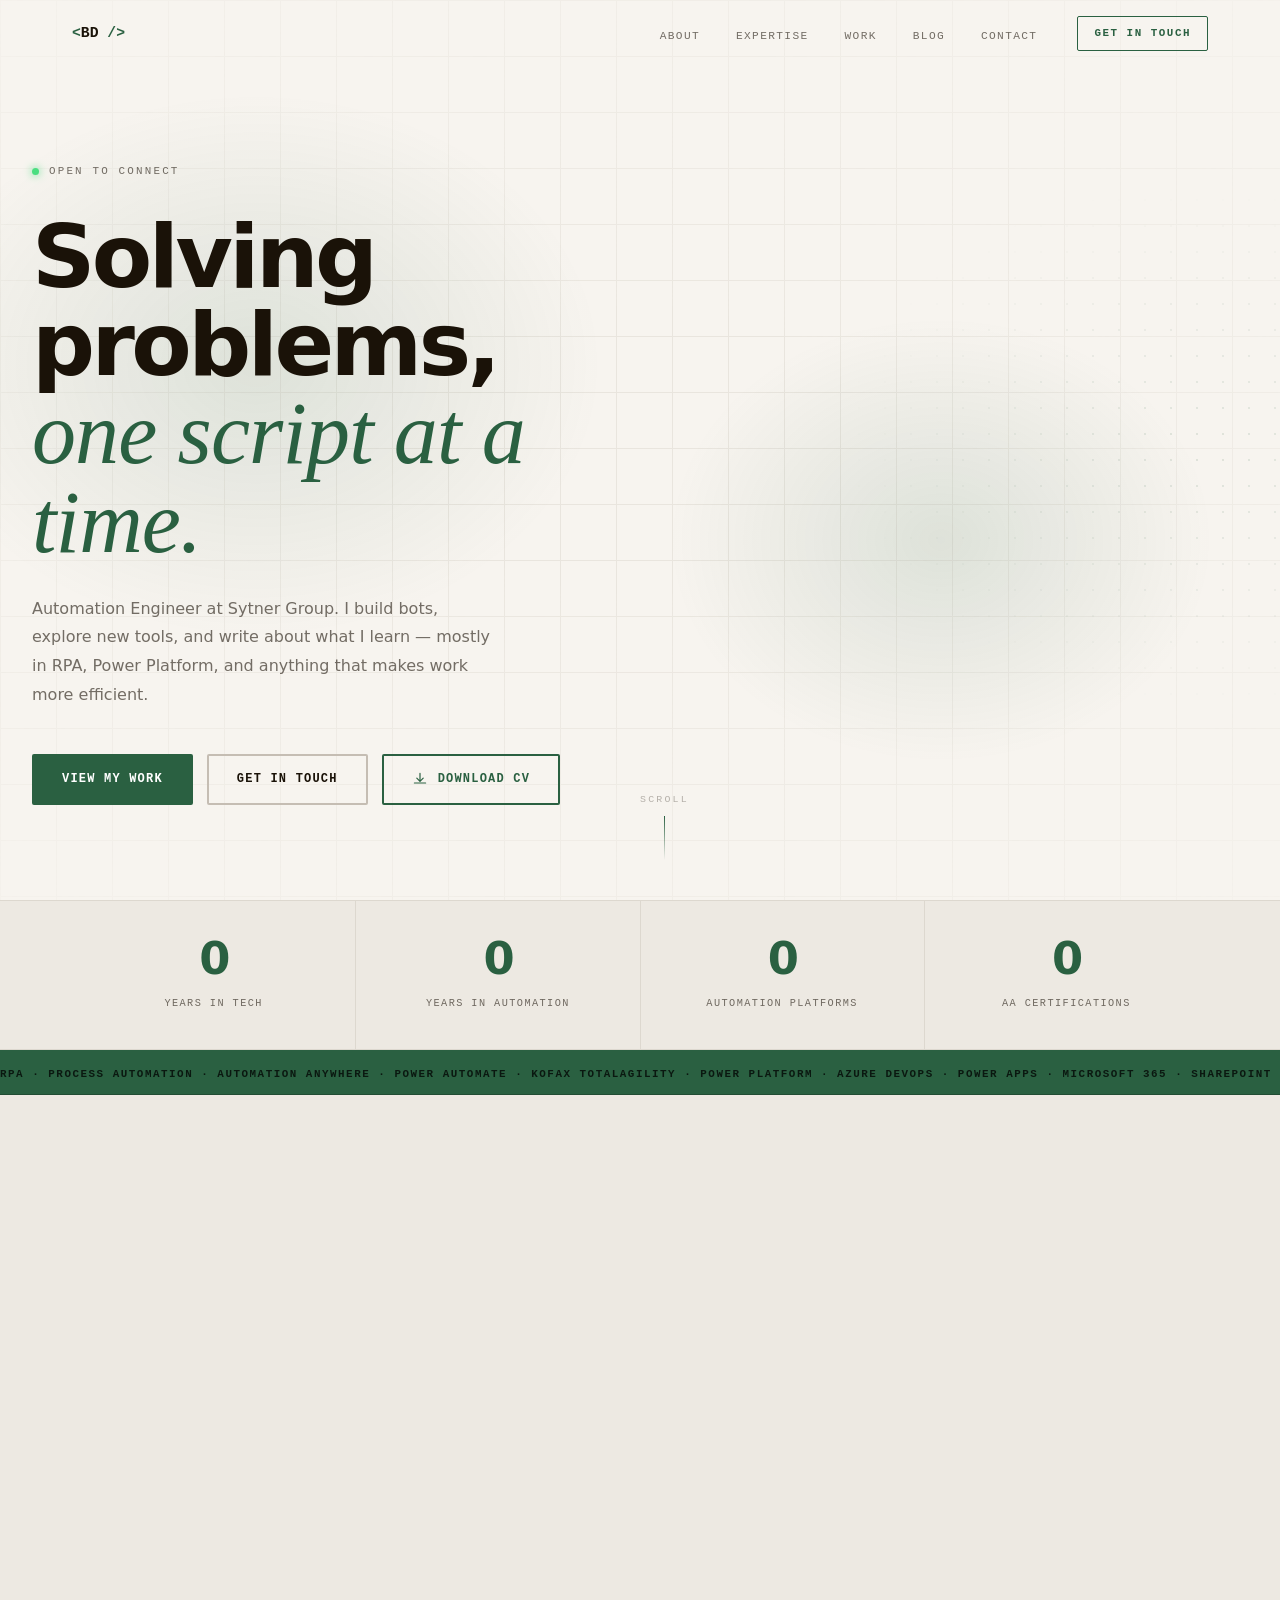
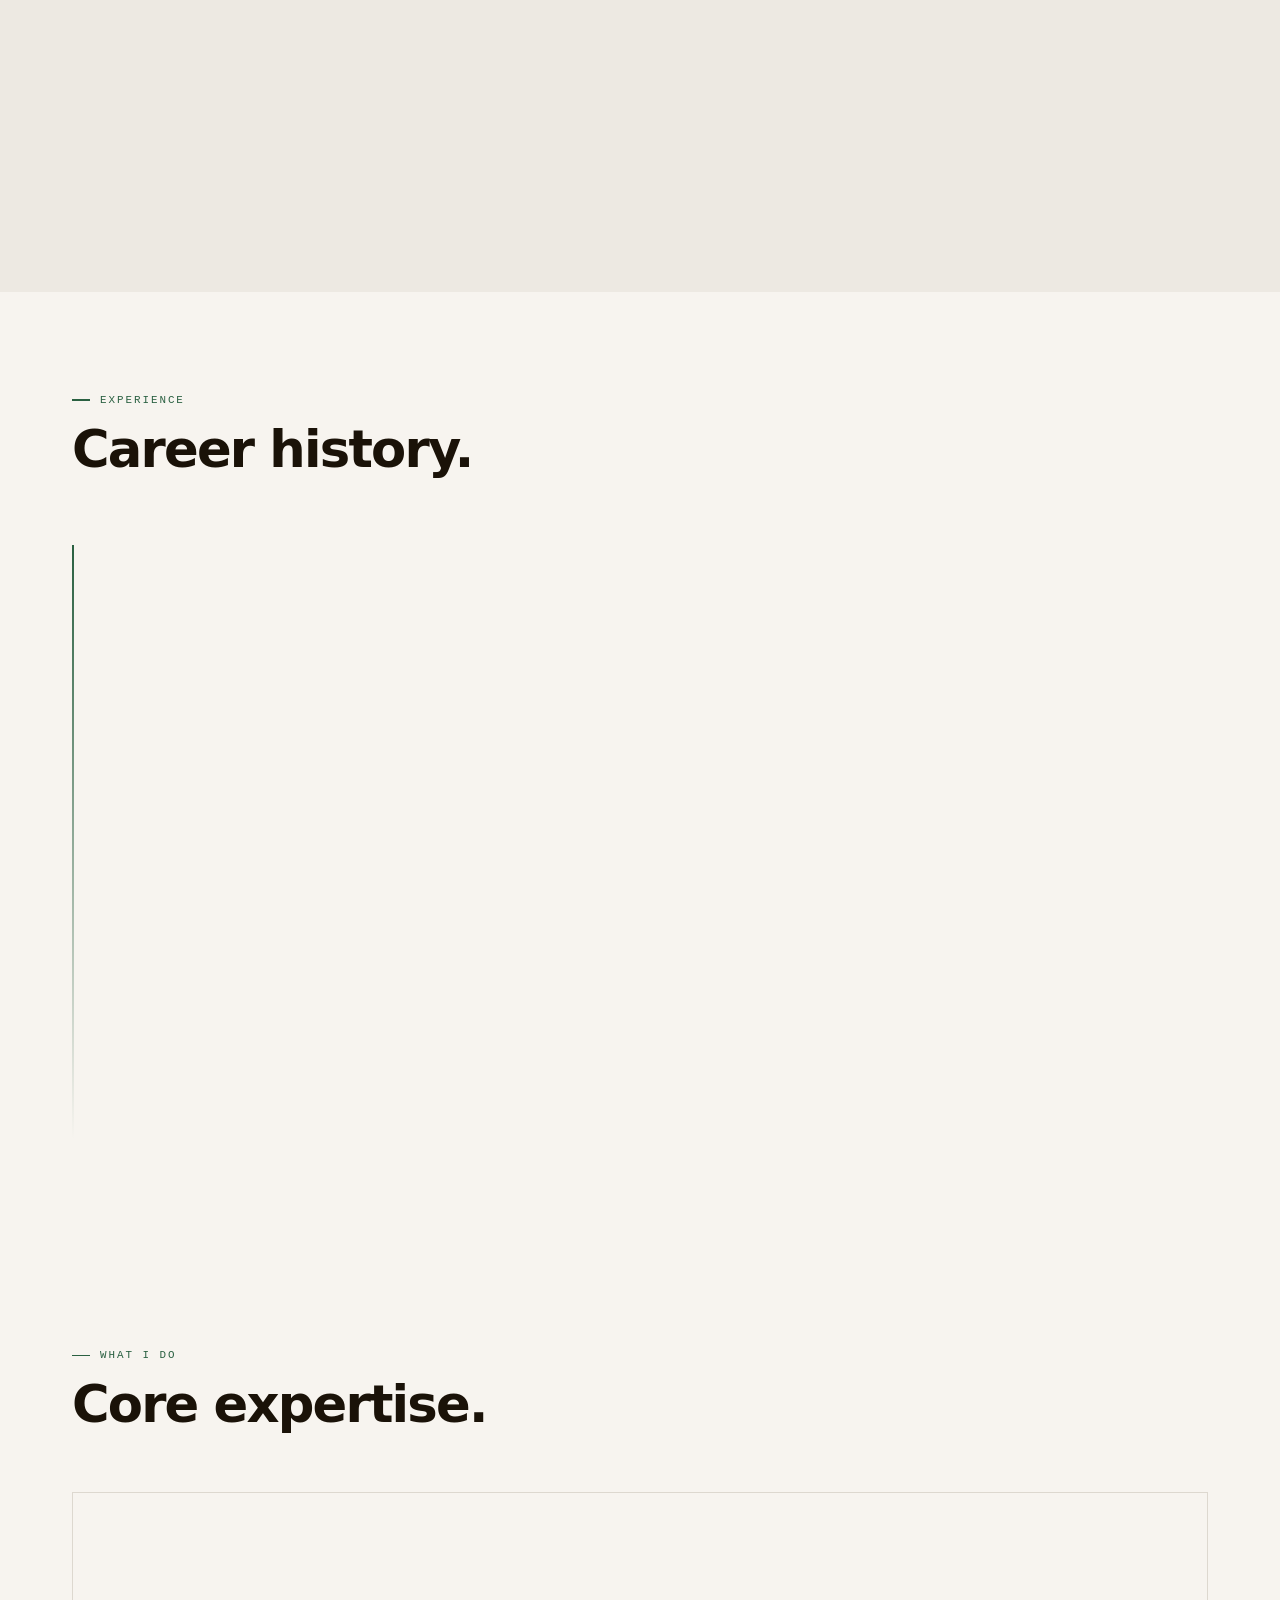
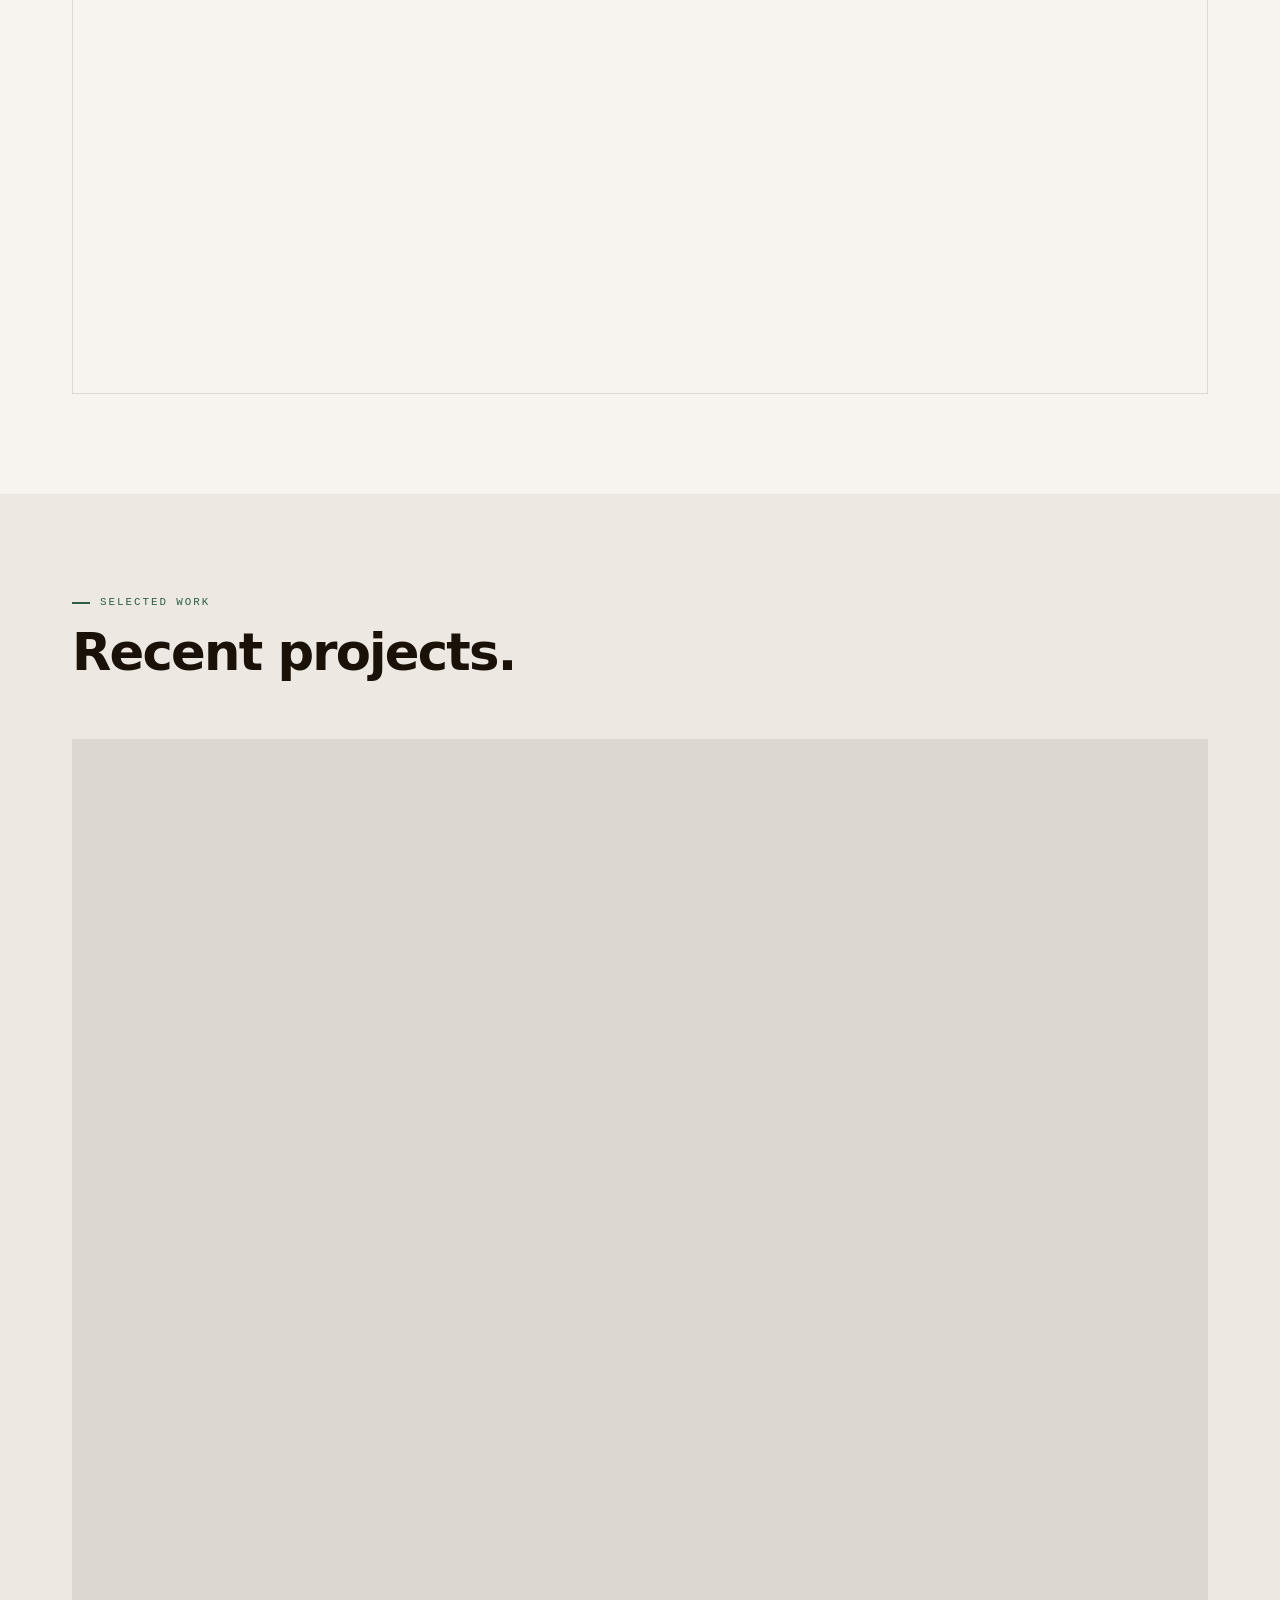
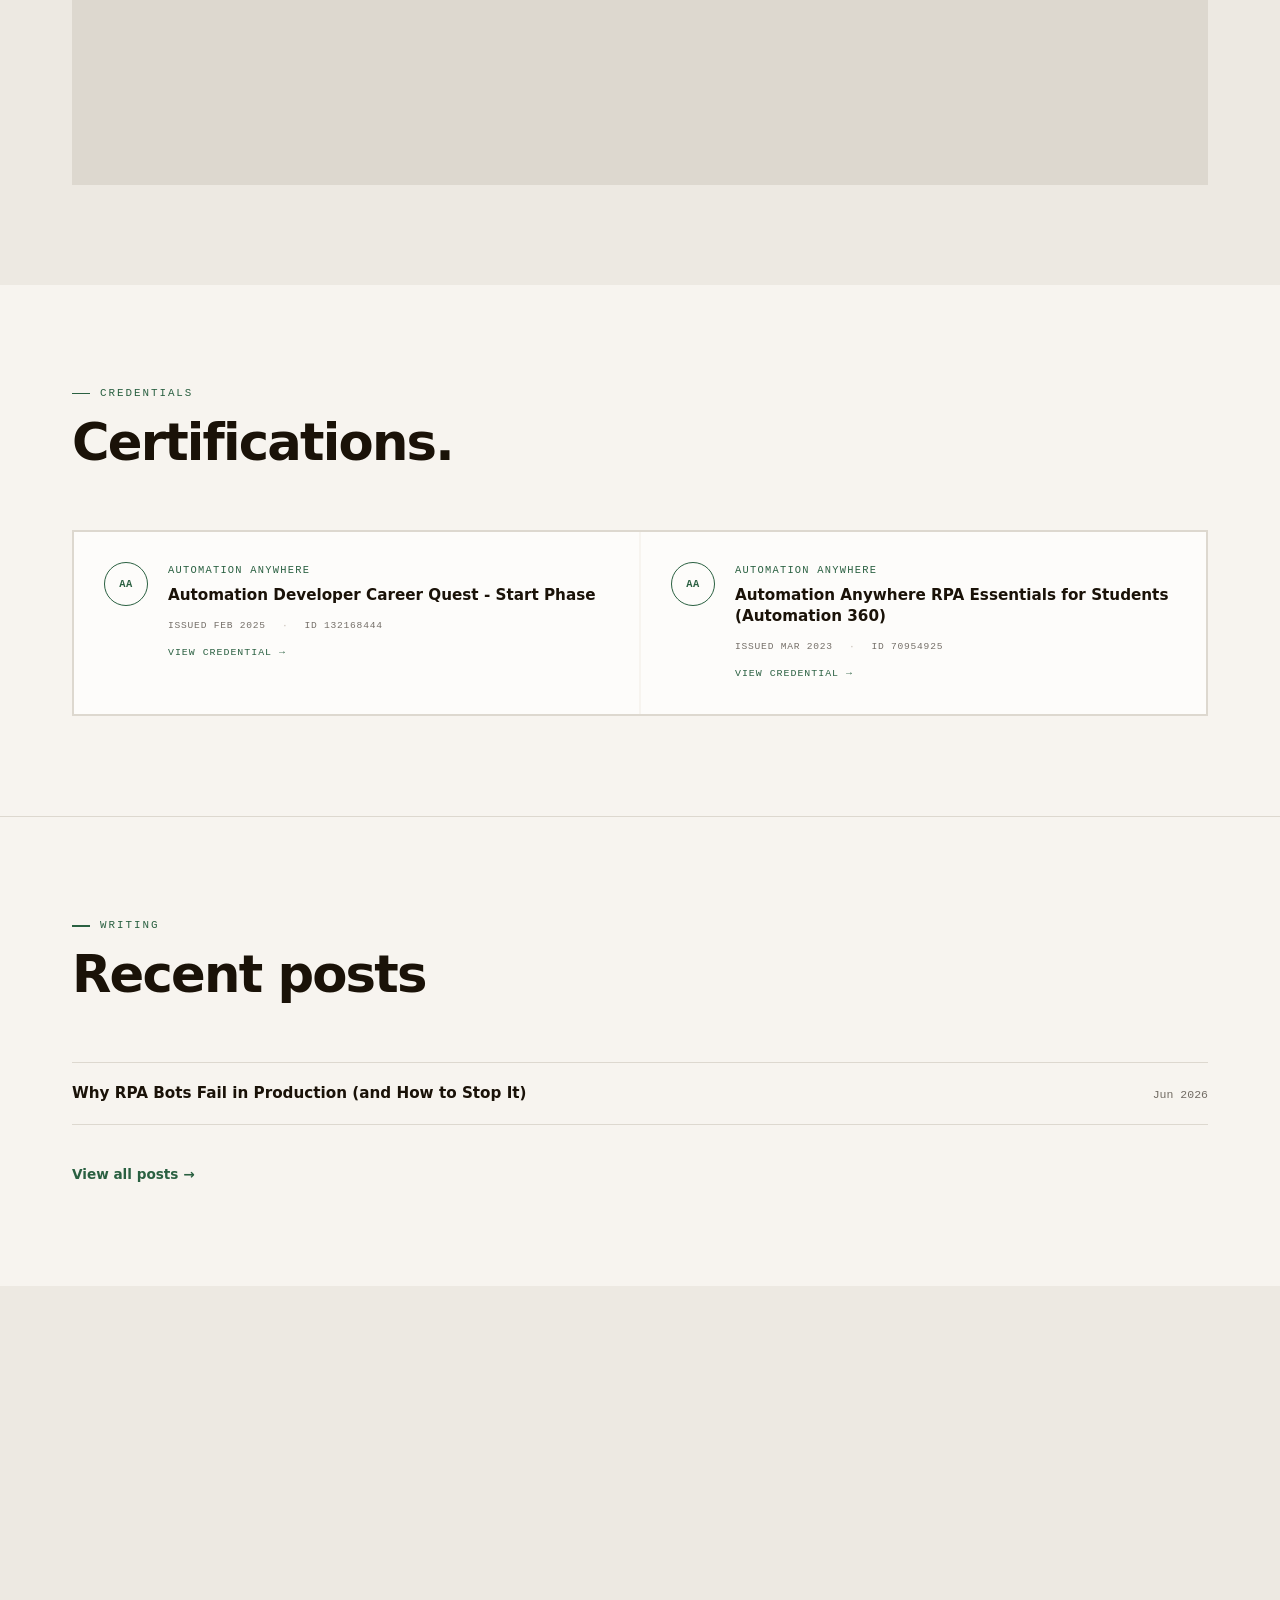
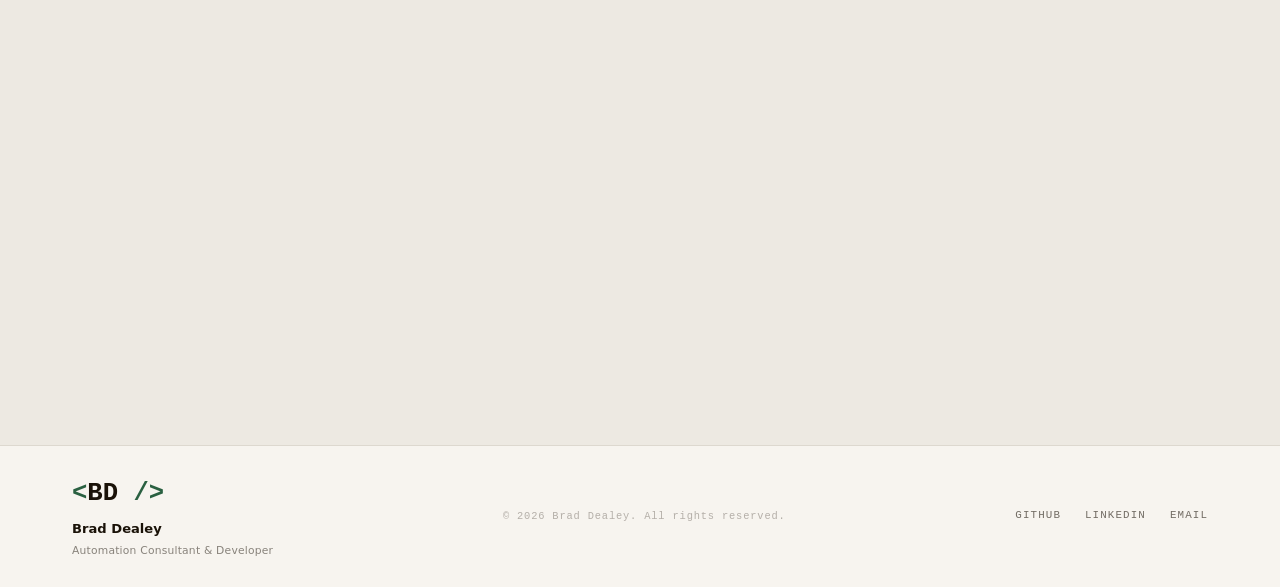
<file: index.html>
<!DOCTYPE html>
<html lang="en">
<head>
  <meta charset="UTF-8" />
  <meta name="viewport" content="width=device-width, initial-scale=1.0" />
  <title>Brad Dealey — AI Solutions Architect & Full-Stack Engineer</title>
  <meta name="description" content="Brad Dealey is an AI Solutions Architect and Full-Stack Engineer based in Melbourne, Australia. Specialising in AI agents, backend systems, and scalable web applications." />
  <meta name="author" content="Brad Dealey" />
  <meta name="theme-color" content="#080808" />

  <!-- Open Graph -->
  <meta property="og:type"        content="website" />
  <meta property="og:url"         content="https://bjdealey.github.io/portfolio/" />
  <meta property="og:title"       content="Brad Dealey — AI Solutions Architect & Full-Stack Engineer" />
  <meta property="og:description" content="AI Solutions Architect and Full-Stack Engineer based in Melbourne, Australia. Specialising in AI agents, backend systems, and scalable web applications." />
  <meta property="og:image"       content="https://bjdealey.github.io/portfolio/profile.jpg" />

  <!-- Twitter Card -->
  <meta name="twitter:card"        content="summary_large_image" />
  <meta name="twitter:title"       content="Brad Dealey — AI Solutions Architect & Full-Stack Engineer" />
  <meta name="twitter:description" content="AI Solutions Architect and Full-Stack Engineer based in Melbourne, Australia." />
  <meta name="twitter:image"       content="https://bjdealey.github.io/portfolio/profile.jpg" />

  <!-- Favicon -->
  <link rel="icon" type="image/svg+xml" href="favicon.svg" />
  <link rel="alternate icon"            href="favicon.svg" />

  <link rel="stylesheet" href="style.css" />
  <script defer src="https://cloud.umami.is/script.js" data-website-id="97c60cab-5fbb-4128-ab1f-c82decdee525"></script>
</head>
<body>

  <a class="skip-link" href="#about">Skip to content</a>

  <!-- NAV -->
  <nav class="nav" id="nav">
    <div class="nav-inner">
      <a href="#" class="nav-logo">
        <span class="logo-tag"><span class="logo-tag-bracket">&lt;</span><span class="logo-tag-name" id="nav-initials"></span><span class="logo-tag-attr"><span class="logo-attr-key">&nbsp;name=</span><span class="logo-attr-val">"<span id="nav-fullname"></span>"</span></span><span class="logo-tag-bracket"> /&gt;</span></span>
      </a>
      <ul class="nav-links">
        <li><a href="#about">About</a></li>
        <li><a href="#expertise">Expertise</a></li>
        <li><a href="#work">Work</a></li>
        <li><a href="blog/">Blog</a></li>
        <li><a href="#contact">Contact</a></li>
      </ul>
      <button class="nav-cta" id="nav-cta"></button>
      <button class="nav-burger" id="burger" aria-label="Menu" aria-expanded="false" aria-controls="mobile-menu">
        <span></span><span></span><span></span>
      </button>
    </div>
    <div class="nav-mobile" id="mobile-menu" aria-label="Mobile navigation">
      <a href="#about">About</a>
      <a href="#expertise">Expertise</a>
      <a href="#work">Work</a>
      <a href="blog/">Blog</a>
      <a href="#contact">Contact</a>
    </div>
  </nav>

  <!-- HERO -->
  <section class="hero" id="hero">
    <div class="hero-bg">
      <div class="hero-grid"></div>
      <div class="hero-glow"></div>
      <div class="hero-glow-2"></div>
      <div class="hero-deco" aria-hidden="true"></div>
    </div>
    <div class="hero-content">
      <p class="hero-eyebrow" id="hero-eyebrow">
        <span class="dot"></span>
        <span id="hero-availability"></span>
      </p>
      <h1 class="hero-title">
        <span id="hero-title-line1"></span><br />
        <span class="hero-accent" id="hero-title-accent"></span>
      </h1>
      <p class="hero-sub" id="hero-sub"></p>
      <div class="hero-actions">
        <a href="#work" class="btn btn-primary" data-umami-event="Hero: View Work">View My Work</a>
        <a href="#contact" class="btn btn-ghost" data-umami-event="Hero: Contact">Get In Touch</a>
        <a id="hero-cv-btn" class="btn btn-download" style="display:none" target="_blank" data-umami-event="CV: View (Hero)">
          <svg viewBox="0 0 20 20" fill="none" width="16" height="16">
            <path d="M10 3v10M6 9l4 4 4-4" stroke="currentColor" stroke-width="1.5" stroke-linecap="round" stroke-linejoin="round"/>
            <path d="M3 15h14" stroke="currentColor" stroke-width="1.5" stroke-linecap="round"/>
          </svg>
          Download CV
        </a>
      </div>
    </div>
    <div class="hero-scroll">
      <span>Scroll</span>
      <div class="scroll-line"></div>
    </div>
  </section>

  <!-- STATS STRIP -->
  <div class="stats-strip">
    <div class="stats-inner" id="stats-inner">
      <!-- rendered by script.js -->
    </div>
  </div>

  <!-- TICKER -->
  <div class="ticker" aria-hidden="true">
    <div class="ticker-track" id="ticker-track"></div>
  </div>

  <!-- ABOUT -->
  <section class="about section" id="about">
    <div class="container">
      <div class="about-grid">
        <div class="about-img-wrap">
          <div class="about-img-frame">
            <img src="profile.jpg" alt="Brad Dealey" class="about-photo" />
            <div class="about-img-badge" id="about-badge">
              <svg viewBox="0 0 36 36" fill="none" width="20" height="20">
                <circle cx="18" cy="18" r="17" stroke="#fff" stroke-width="1.5"/>
                <path d="M10 18h16M18 10v16" stroke="#fff" stroke-width="2" stroke-linecap="round"/>
              </svg>
              Open to Roles
            </div>
          </div>
        </div>
        <div class="about-text">
          <p class="section-label">About Me</p>
          <h2 class="section-title">
            <span id="about-title-1"></span><br />
            <span id="about-title-2"></span>
          </h2>
          <div id="about-body">
            <!-- paragraphs rendered by script.js -->
          </div>
          <div class="about-tags" id="about-tags">
            <!-- tags rendered by script.js -->
          </div>
          <a id="about-cv-btn" class="btn btn-download" style="display:none" target="_blank" data-umami-event="CV: View (About)">
            <svg viewBox="0 0 20 20" fill="none" width="16" height="16">
              <path d="M10 3v10M6 9l4 4 4-4" stroke="currentColor" stroke-width="1.5" stroke-linecap="round" stroke-linejoin="round"/>
              <path d="M3 15h14" stroke="currentColor" stroke-width="1.5" stroke-linecap="round"/>
            </svg>
            Download CV
          </a>
        </div>
      </div>
    </div>
  </section>

  <!-- TIMELINE -->
  <section class="timeline-section section" id="timeline">
    <div class="container">
      <div class="section-head">
        <p class="section-label">Experience</p>
        <h2 class="section-title">Career history.</h2>
      </div>
      <div class="timeline" id="timeline-list">
        <!-- rendered by script.js -->
      </div>
    </div>
  </section>

  <!-- EXPERTISE -->
  <section class="expertise section" id="expertise">
    <div class="container">
      <div class="section-head">
        <p class="section-label">What I Do</p>
        <h2 class="section-title">Core expertise.</h2>
      </div>
      <div class="expertise-grid" id="expertise-grid">
        <!-- cards rendered by script.js -->
      </div>
    </div>
  </section>

  <!-- WORK -->
  <section class="work section" id="work">
    <div class="container">
      <div class="section-head">
        <p class="section-label">Selected Work</p>
        <h2 class="section-title">Recent projects.</h2>
      </div>
      <div class="work-grid" id="work-grid">
        <!-- cards rendered by script.js -->
      </div>
    </div>
  </section>

  <!-- CERTIFICATIONS -->
  <section class="certifications section" id="certifications">
    <div class="container">
      <div class="section-head">
        <p class="section-label">Credentials</p>
        <h2 class="section-title">Certifications.</h2>
      </div>
      <div class="cert-grid" id="cert-grid">
        <!-- rendered by script.js -->
      </div>
    </div>
  </section>

  <!-- PRICING -->
  <section class="pricing-section section" id="pricing">
    <div class="container">
      <div class="section-head">
        <p class="section-label">Services</p>
        <h2 class="section-title" id="pricing-title"></h2>
      </div>
      <p class="pricing-subtitle" id="pricing-subtitle"></p>
      <div class="pricing-grid" id="pricing-grid">
        <!-- rendered by script.js -->
      </div>
    </div>
  </section>

  <!-- TESTIMONIALS -->
  <section class="testimonials section" id="testimonials-section" style="display:none">
    <div class="container">
      <div class="section-head">
        <p class="section-label">Testimonials</p>
        <h2 class="section-title">What clients say.</h2>
      </div>
      <div class="testimonial-grid" id="testimonial-grid">
        <!-- rendered by script.js -->
      </div>
    </div>
  </section>

  <!-- WRITING -->
  <section class="writing-section section" id="writing">
    <div class="container">
      <div class="section-head">
        <p class="section-label">Writing</p>
        <h2 class="section-title" id="writing-title">Recent posts</h2>
      </div>
      <div id="post-previews" class="post-previews"></div>
      <a href="blog/" class="writing-all-link">View all posts →</a>
    </div>
  </section>

  <!-- CONTACT -->
  <section class="contact section" id="contact">
    <div class="container">
      <div class="contact-inner">
        <div class="contact-text">
          <p class="section-label">Contact</p>
          <h2 class="section-title">Let's build<br />something great.</h2>
          <p class="contact-sub" id="contact-sub"></p>
          <div class="contact-links" id="contact-links">
            <!-- rendered by script.js -->
          </div>
        </div>
        <form class="contact-form" id="contact-form">
          <div class="form-group">
            <label for="fname">Name</label>
            <input type="text" id="fname" name="name" placeholder="Your name" required />
          </div>
          <div class="form-group">
            <label for="femail">Email</label>
            <input type="email" id="femail" name="email" placeholder="your@email.com" required />
          </div>
          <div class="form-group">
            <label for="fmessage">Message</label>
            <textarea id="fmessage" name="message" rows="5" placeholder="Tell me about your project…" required></textarea>
          </div>
          <button type="submit" class="btn btn-primary btn-full">
            Send Message
            <svg viewBox="0 0 20 20" fill="none" width="18" height="18">
              <path d="M3 10l14-7-7 14V11L3 10z" stroke="currentColor" stroke-width="1.5" stroke-linejoin="round"/>
            </svg>
          </button>
          <p class="form-success" id="form-success">Message sent! I'll be in touch soon.</p>
        </form>
      </div>
    </div>
  </section>

  <!-- FOOTER -->
  <footer class="footer">
    <div class="container">
      <div class="footer-inner">
        <div class="footer-brand">
          <span class="logo-tag logo-tag--lg"><span class="logo-tag-bracket">&lt;</span><span class="logo-tag-name" id="footer-initials"></span><span class="logo-tag-bracket"> /&gt;</span></span>
          <span class="footer-brand-name" id="footer-name"></span>
          <span class="footer-brand-tagline">Automation Consultant &amp; Developer</span>
        </div>
        <p class="footer-copy" id="footer-copy"></p>
        <div class="footer-links" id="footer-links">
          <!-- rendered by script.js -->
        </div>
      </div>
    </div>
  </footer>

  <script src="content.js"></script>
  <script src="script.js"></script>
</body>
</html>
</file>
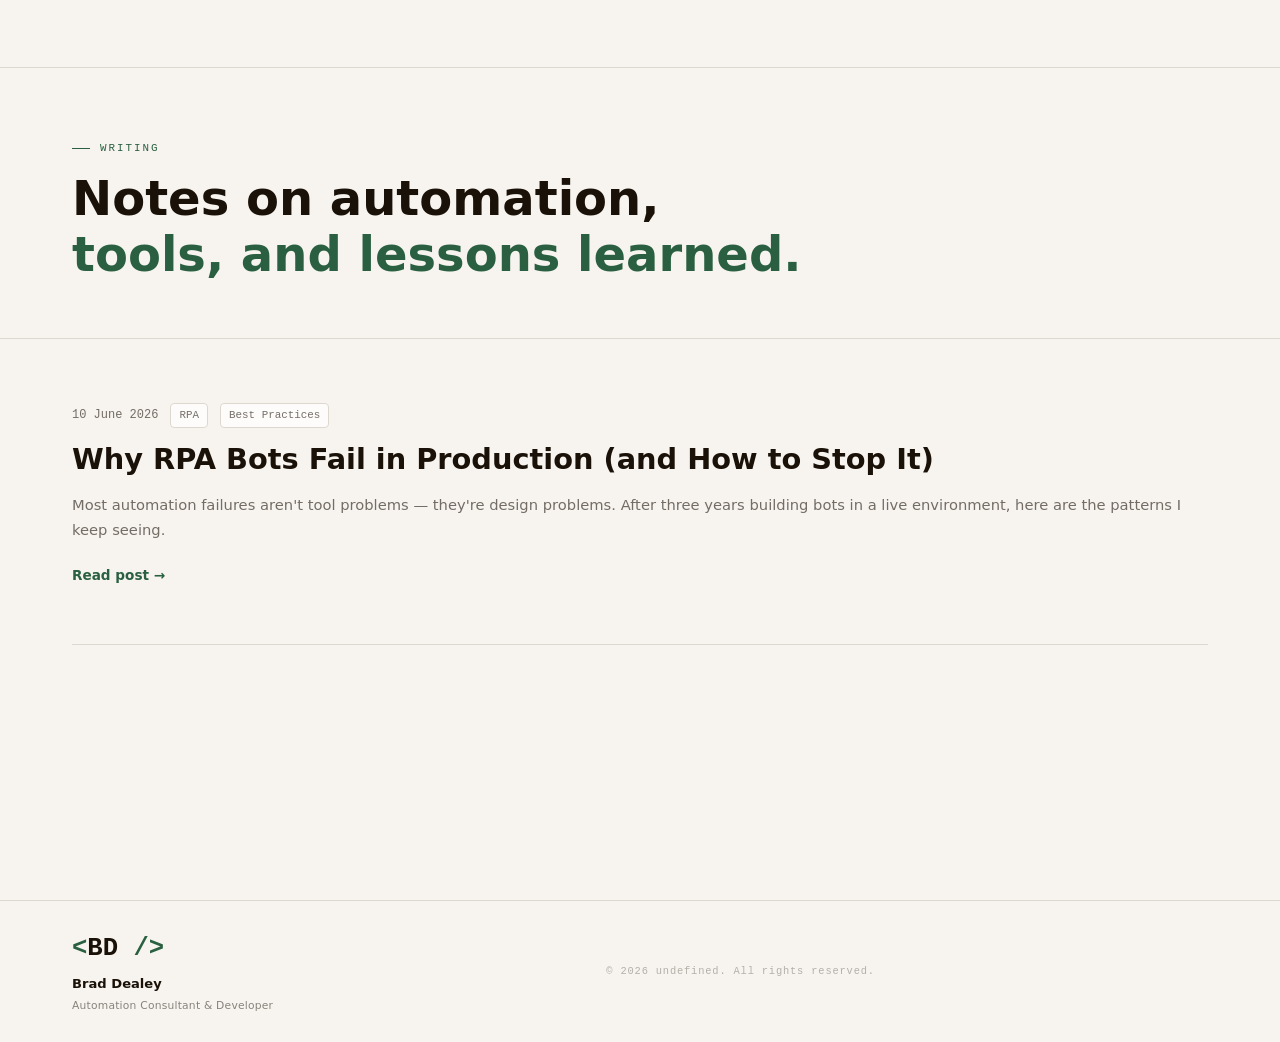
<file: blog/index.html>
<!DOCTYPE html>
<html lang="en">
<head>
  <meta charset="UTF-8" />
  <meta name="viewport" content="width=device-width, initial-scale=1.0" />
  <title>Writing — Brad Dealey</title>
  <meta name="author" content="Brad Dealey" />
  <meta name="theme-color" content="#080808" />
  <link rel="icon" type="image/svg+xml" href="../favicon.svg" />
  <link rel="stylesheet" href="../style.css" />
  <script defer src="https://cloud.umami.is/script.js" data-website-id="97c60cab-5fbb-4128-ab1f-c82decdee525"></script>
</head>
<body>
  <nav class="nav" id="nav">
    <div class="nav-inner">
      <a href="../" class="nav-logo">
        <span class="logo-tag"><span class="logo-tag-bracket">&lt;</span><span class="logo-tag-name" id="nav-initials"></span><span class="logo-tag-attr"><span class="logo-attr-key">&nbsp;name=</span><span class="logo-attr-val">"<span id="nav-fullname"></span>"</span></span><span class="logo-tag-bracket"> /&gt;</span></span>
      </a>
      <ul class="nav-links">
        <li><a href="../#about">About</a></li>
        <li><a href="../#expertise">Expertise</a></li>
        <li><a href="../#work">Work</a></li>
        <li><a href="./" class="nav-active">Blog</a></li>
        <li><a href="../#contact">Contact</a></li>
      </ul>
      <a href="../#contact" class="nav-cta">Get in Touch</a>
      <button class="nav-burger" id="burger" aria-label="Menu" aria-expanded="false" aria-controls="mobile-menu">
        <span></span><span></span><span></span>
      </button>
    </div>
    <div class="nav-mobile" id="mobile-menu" aria-label="Mobile navigation">
      <a href="../#about">About</a>
      <a href="../#expertise">Expertise</a>
      <a href="../#work">Work</a>
      <a href="./" class="nav-active">Blog</a>
      <a href="../#contact">Contact</a>
    </div>
  </nav>

  <main class="blog-main">
    <div class="blog-header">
      <div class="container">
        <p class="section-label">Writing</p>
        <h1 class="blog-title">Notes on automation,<br><span class="text-accent">tools, and lessons learned.</span></h1>
      </div>
    </div>
    <div class="container">
      <div id="post-list" class="post-list">
        <p class="post-list-loading">Loading…</p>
      </div>
    </div>
  </main>

  <footer class="footer">
    <div class="container">
      <div class="footer-inner">
        <div class="footer-brand">
          <span class="logo-tag logo-tag--lg"><span class="logo-tag-bracket">&lt;</span><span class="logo-tag-name" id="footer-initials"></span><span class="logo-tag-bracket"> /&gt;</span></span>
          <span class="footer-brand-name" id="footer-name"></span>
          <span class="footer-brand-tagline">Automation Consultant &amp; Developer</span>
        </div>
        <p class="footer-copy" id="footer-copy"></p>
        <div class="footer-links" id="footer-links"></div>
      </div>
    </div>
  </footer>

  <script src="../content.js"></script>
  <script src="blog.js"></script>
</body>
</html>
</file>
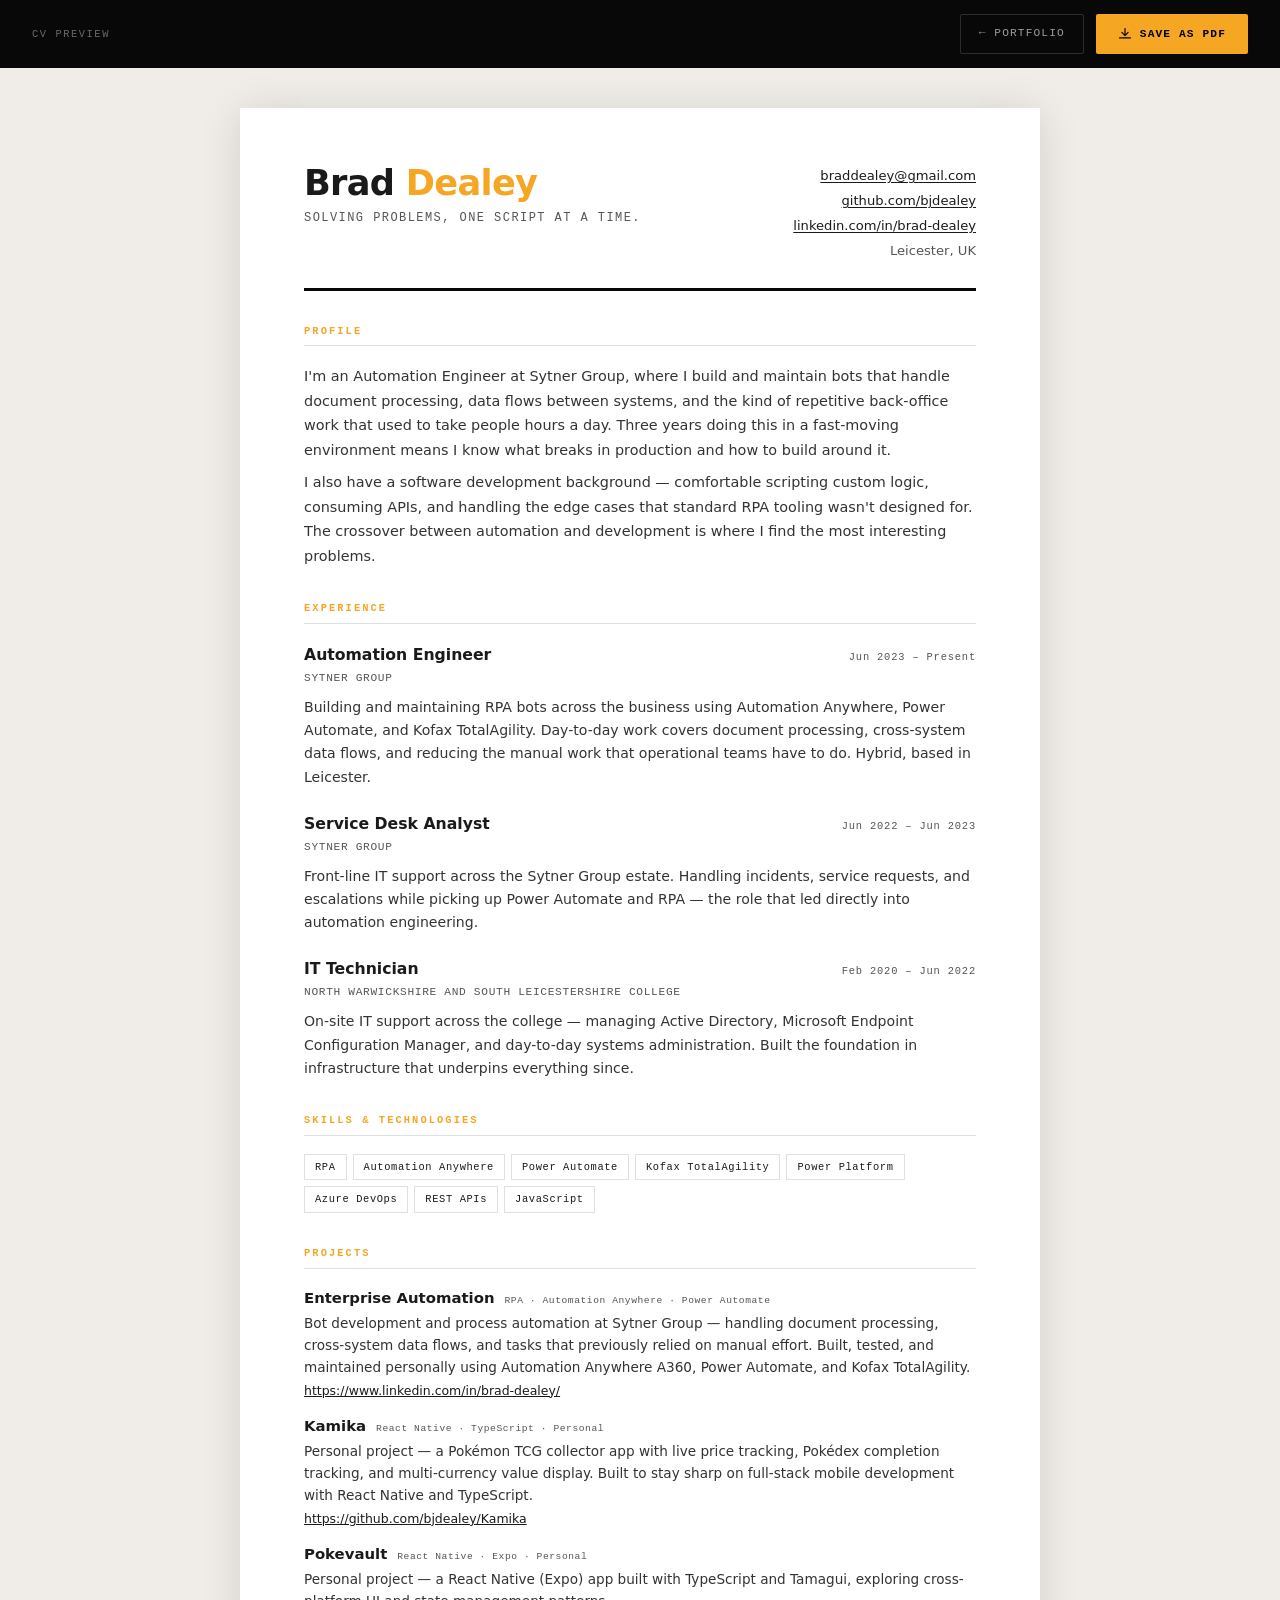
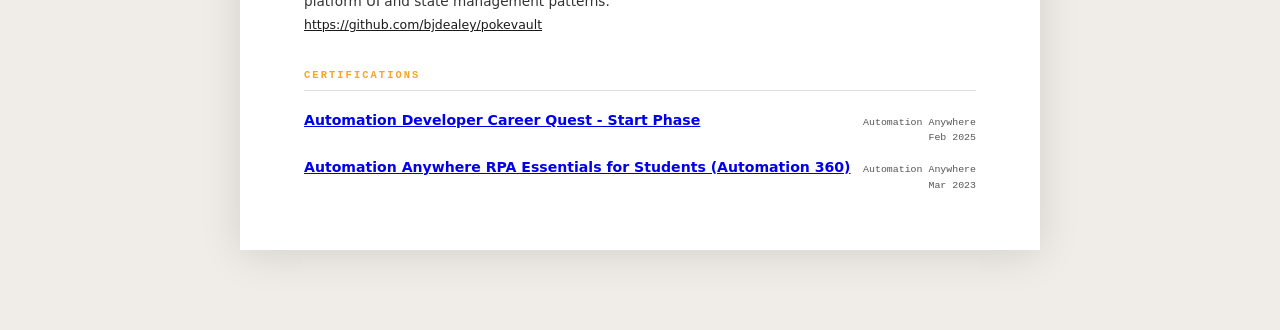
<file: cv.html>
<!DOCTYPE html>
<html lang="en">
<head>
  <meta charset="UTF-8" />
  <meta name="viewport" content="width=device-width, initial-scale=1.0" />
  <title>CV — Brad Dealey</title>
  <link rel="icon" type="image/svg+xml" href="favicon.svg" />
  <style>
    :root {
      --accent: #F5A623;
      --black:  #080808;
      --body:   #1a1a1a;
      --muted:  #555;
      --rule:   #e0e0e0;
      --mono:   'Courier New', monospace;
    }

    * { box-sizing: border-box; margin: 0; padding: 0; }

    body {
      background: #f0ede8;
      font-family: system-ui, -apple-system, 'Segoe UI', sans-serif;
      font-size: 15px;
      line-height: 1.6;
      color: var(--body);
    }

    /* ── SCREEN: toolbar ── */
    .toolbar {
      position: sticky;
      top: 0;
      z-index: 10;
      background: var(--black);
      padding: 14px 32px;
      display: flex;
      align-items: center;
      justify-content: space-between;
      gap: 16px;
    }
    .toolbar-label {
      font-family: var(--mono);
      font-size: .65rem;
      letter-spacing: .15em;
      text-transform: uppercase;
      color: rgba(255,255,255,.4);
    }
    .toolbar-actions { display: flex; gap: 12px; }
    .btn-save {
      display: inline-flex;
      align-items: center;
      gap: 8px;
      padding: 10px 22px;
      background: var(--accent);
      color: #000;
      font-family: var(--mono);
      font-size: .7rem;
      font-weight: 700;
      letter-spacing: .1em;
      text-transform: uppercase;
      border: none;
      border-radius: 2px;
      cursor: pointer;
      transition: background .15s;
    }
    .btn-save:hover { background: #ffc042; }
    .btn-back {
      display: inline-flex;
      align-items: center;
      gap: 8px;
      padding: 10px 18px;
      border: 1.5px solid rgba(255,255,255,.15);
      color: rgba(255,255,255,.6);
      font-family: var(--mono);
      font-size: .7rem;
      letter-spacing: .1em;
      text-transform: uppercase;
      border-radius: 2px;
      text-decoration: none;
      transition: border-color .15s, color .15s;
    }
    .btn-back:hover { border-color: rgba(255,255,255,.4); color: #fff; }

    /* ── DOCUMENT ── */
    .page-wrap {
      padding: 40px 24px 80px;
      display: flex;
      justify-content: center;
    }
    .cv {
      background: #fff;
      width: 100%;
      max-width: 800px;
      padding: 56px 64px;
      box-shadow: 0 4px 40px rgba(0,0,0,.12);
    }

    /* ── HEADER ── */
    .cv-header {
      display: flex;
      justify-content: space-between;
      align-items: flex-start;
      gap: 24px;
      padding-bottom: 24px;
      border-bottom: 3px solid var(--black);
      margin-bottom: 32px;
    }
    .cv-name {
      font-size: 2.2rem;
      font-weight: 800;
      letter-spacing: -.02em;
      line-height: 1.1;
    }
    .cv-name span { color: var(--accent); }
    .cv-role {
      font-family: var(--mono);
      font-size: .75rem;
      letter-spacing: .12em;
      text-transform: uppercase;
      color: var(--muted);
      margin-top: 6px;
    }
    .cv-contact {
      text-align: right;
      font-size: .82rem;
      color: var(--muted);
      line-height: 1.9;
      flex-shrink: 0;
    }
    .cv-contact a { color: var(--body); text-decoration: underline; text-underline-offset: 2px; }

    /* ── SECTIONS ── */
    .cv-section { margin-bottom: 32px; }
    .cv-section:last-child { margin-bottom: 0; }

    .cv-section-title {
      font-family: var(--mono);
      font-size: .65rem;
      font-weight: 700;
      letter-spacing: .2em;
      text-transform: uppercase;
      color: var(--accent);
      border-bottom: 1px solid var(--rule);
      padding-bottom: 6px;
      margin-bottom: 18px;
    }

    /* ── EXPERIENCE ── */
    .cv-entry { margin-bottom: 22px; }
    .cv-entry:last-child { margin-bottom: 0; }
    .cv-entry-head {
      display: flex;
      justify-content: space-between;
      align-items: baseline;
      gap: 12px;
    }
    .cv-entry-role { font-weight: 700; font-size: .98rem; }
    .cv-entry-period {
      font-family: var(--mono);
      font-size: .65rem;
      letter-spacing: .08em;
      color: var(--muted);
      white-space: nowrap;
      flex-shrink: 0;
    }
    .cv-entry-company {
      font-family: var(--mono);
      font-size: .7rem;
      letter-spacing: .06em;
      text-transform: uppercase;
      color: var(--muted);
      margin: 3px 0 8px;
    }
    .cv-entry-desc { font-size: .88rem; color: #333; line-height: 1.65; }

    /* ── SKILLS ── */
    .cv-tags { display: flex; flex-wrap: wrap; gap: 6px; }
    .cv-tag {
      font-family: var(--mono);
      font-size: .65rem;
      letter-spacing: .06em;
      padding: 4px 10px;
      border: 1px solid var(--rule);
      color: var(--body);
    }

    /* ── PROJECTS ── */
    .cv-project { margin-bottom: 14px; }
    .cv-project:last-child { margin-bottom: 0; }
    .cv-project-head { display: flex; align-items: baseline; gap: 10px; }
    .cv-project-title { font-weight: 700; font-size: .93rem; }
    .cv-project-tags {
      font-family: var(--mono);
      font-size: .6rem;
      color: var(--muted);
      letter-spacing: .06em;
    }
    .cv-project-desc { font-size: .85rem; color: #333; margin-top: 3px; line-height: 1.6; }
    .cv-project-link { font-size: .78rem; color: var(--muted); margin-top: 2px; }
    .cv-project-link a { color: var(--body); }

    /* ── CERTS ── */
    .cv-cert { display: flex; justify-content: space-between; align-items: baseline; gap: 12px; margin-bottom: 10px; }
    .cv-cert:last-child { margin-bottom: 0; }
    .cv-cert-title { font-size: .88rem; font-weight: 600; }
    .cv-cert-meta {
      font-family: var(--mono);
      font-size: .62rem;
      color: var(--muted);
      text-align: right;
      flex-shrink: 0;
    }

    /* ── PRINT ── */
    @media print {
      body { background: #fff; font-size: 11pt; }
      .toolbar { display: none; }
      .page-wrap { padding: 0; }
      .cv {
        max-width: none;
        width: 100%;
        padding: 0;
        box-shadow: none;
      }
      .cv-name { font-size: 22pt; }
      a { color: inherit !important; text-decoration: none !important; }

      .cv-entry,
      .cv-project { break-inside: avoid; }
      .cv-section  { break-inside: avoid; }
    }

    @page {
      size: A4;
      margin: 18mm 18mm 18mm 18mm;
    }
  </style>
</head>
<body>

  <div class="toolbar">
    <span class="toolbar-label">CV Preview</span>
    <div class="toolbar-actions">
      <a href="index.html" class="btn-back">
        ← Portfolio
      </a>
      <button class="btn-save" onclick="window.print()">
        <svg viewBox="0 0 18 18" fill="none" width="14" height="14">
          <path d="M9 2v9M5 7l4 4 4-4" stroke="currentColor" stroke-width="1.5" stroke-linecap="round" stroke-linejoin="round"/>
          <path d="M2 14h14" stroke="currentColor" stroke-width="1.5" stroke-linecap="round"/>
        </svg>
        Save as PDF
      </button>
    </div>
  </div>

  <div class="page-wrap">
    <div class="cv" id="cv-doc">
      <!-- rendered by script below -->
    </div>
  </div>

  <script src="content.js"></script>
  <script>
    const C   = CONTENT;
    const doc = document.getElementById('cv-doc');

    const esc = s => s.replace(/&/g,'&amp;').replace(/</g,'&lt;').replace(/>/g,'&gt;');

    const sections = [];

    // Header
    const locationNote = 'Leicester, UK';
    sections.push(`
      <header class="cv-header">
        <div>
          <div class="cv-name">${esc(C.name.split(' ')[0])} <span>${esc(C.name.split(' ').slice(1).join(' '))}</span></div>
          <div class="cv-role">${esc(C.hero.titleLine1)} ${esc(C.hero.titleAccent)}</div>
        </div>
        <div class="cv-contact">
          <div><a href="mailto:${esc(C.email)}">${esc(C.email)}</a></div>
          <div><a href="${esc(C.github)}" target="_blank">${esc(C.github.replace('https://',''))}</a></div>
          ${C.linkedin ? `<div><a href="${esc(C.linkedin)}" target="_blank">linkedin.com/in/brad-dealey</a></div>` : ''}
          <div>${locationNote}</div>
        </div>
      </header>
    `);

    // Profile
    sections.push(`
      <section class="cv-section">
        <div class="cv-section-title">Profile</div>
        ${C.about.body.map(p => `<p style="margin-bottom:8px;font-size:.9rem;color:#333;line-height:1.7">${esc(p)}</p>`).join('')}
      </section>
    `);

    // Experience
    if (C.timeline && C.timeline.length) {
      sections.push(`
        <section class="cv-section">
          <div class="cv-section-title">Experience</div>
          ${C.timeline.map(e => `
            <div class="cv-entry">
              <div class="cv-entry-head">
                <div class="cv-entry-role">${esc(e.role)}</div>
                <div class="cv-entry-period">${esc(e.period)}</div>
              </div>
              <div class="cv-entry-company">${esc(e.company)}</div>
              <div class="cv-entry-desc">${esc(e.description)}</div>
            </div>
          `).join('')}
        </section>
      `);
    }

    // Skills
    sections.push(`
      <section class="cv-section">
        <div class="cv-section-title">Skills &amp; Technologies</div>
        <div class="cv-tags">
          ${C.about.tags.map(t => `<span class="cv-tag">${esc(t)}</span>`).join('')}
        </div>
      </section>
    `);

    // Projects
    const techProjects = C.projects.filter(p => p.linkHref.startsWith('http'));
    if (techProjects.length) {
      sections.push(`
        <section class="cv-section">
          <div class="cv-section-title">Projects</div>
          ${techProjects.map(p => `
            <div class="cv-project">
              <div class="cv-project-head">
                <div class="cv-project-title">${esc(p.title)}</div>
                <div class="cv-project-tags">${p.tags.join(' · ')}</div>
              </div>
              <div class="cv-project-desc">${esc(p.description)}</div>
              <div class="cv-project-link"><a href="${esc(p.linkHref)}" target="_blank">${esc(p.linkHref)}</a></div>
            </div>
          `).join('')}
        </section>
      `);
    }

    // Certifications
    if (C.certifications && C.certifications.length) {
      sections.push(`
        <section class="cv-section">
          <div class="cv-section-title">Certifications</div>
          ${C.certifications.map(c => `
            <div class="cv-cert">
              <div class="cv-cert-title">
                ${c.credentialUrl ? `<a href="${esc(c.credentialUrl)}" target="_blank">${esc(c.title)}</a>` : esc(c.title)}
              </div>
              <div class="cv-cert-meta">${esc(c.issuer)}<br>${esc(c.issued)}</div>
            </div>
          `).join('')}
        </section>
      `);
    }

    doc.innerHTML = sections.join('');
    document.title = `CV — ${C.name}`;
  </script>

</body>
</html>
</file>
<file: style.css>
/* === PORTFOLIO — AMBER / EDITORIAL === */

:root {
  --accent:      #F5A623;
  --accent-dim:  rgba(245,166,35,.08);
  --accent-glow: rgba(245,166,35,.1);
  --black:       #080808;
  --dark:        #0E0E0E;
  --card:        #131313;
  --border:      #1E1E1E;
  --border-hi:   #2C2C2C;
  --fg:          #F0EAE0;
  --fg-muted:    rgba(240,234,224,.45);
  --fg-faint:    rgba(240,234,224,.1);
  --mono:        'Courier New', 'Lucida Console', monospace;
  --nav-h:       68px;
  --max-w:       1200px;
  --ease:        cubic-bezier(.4,0,.2,1);
}

*, *::before, *::after { box-sizing: border-box; margin: 0; padding: 0; }
html {
  scroll-behavior: smooth;
  scroll-snap-type: y proximity;
}

.hero,
.about.section,
.timeline-section.section,
.expertise.section,
.work.section,
.certifications.section,
.contact.section {
  scroll-snap-align: start;
}
body {
  background: var(--black);
  color: var(--fg);
  font-family: system-ui, -apple-system, 'Segoe UI', sans-serif;
  font-size: 16px;
  line-height: 1.6;
  overflow-x: hidden;
}
a { color: inherit; text-decoration: none; }
ul { list-style: none; }
button { cursor: pointer; border: none; background: none; font: inherit; }
input, textarea { font: inherit; }

/* ── ACCESSIBILITY ── */
.skip-link {
  position: absolute;
  top: -100%;
  left: 16px;
  padding: 10px 20px;
  background: var(--accent);
  color: #000;
  font-family: var(--mono);
  font-size: .75rem;
  font-weight: 700;
  letter-spacing: .1em;
  text-transform: uppercase;
  border-radius: 2px;
  z-index: 9999;
  transition: top .15s;
}
.skip-link:focus { top: 16px; }

:focus-visible {
  outline: 2px solid var(--accent);
  outline-offset: 3px;
  border-radius: 2px;
}

@media (prefers-reduced-motion: reduce) {
  *, *::before, *::after {
    animation-duration: .01ms !important;
    animation-iteration-count: 1 !important;
    transition-duration: .01ms !important;
    scroll-behavior: auto !important;
  }
  .ticker-track { animation: none; }
}

/* ── CURSOR GLOW ── */
.cursor-glow {
  position: fixed;
  width: 480px;
  height: 480px;
  border-radius: 50%;
  background: radial-gradient(circle, var(--accent-glow) 0%, transparent 65%);
  pointer-events: none;
  z-index: 0;
  transform: translate(-50%, -50%);
  mix-blend-mode: screen;
  transition: left .12s ease, top .12s ease,
              width .1s ease, height .1s ease;
}
.cursor-glow.snapped {
  transition: left .5s cubic-bezier(.34,1.56,.64,1),
              top  .5s cubic-bezier(.34,1.56,.64,1),
              width  .4s cubic-bezier(.34,1.56,.64,1),
              height .4s cubic-bezier(.34,1.56,.64,1);
  background: radial-gradient(circle, rgba(245,166,35,.16) 0%, transparent 60%);
}

/* ── UTILITIES ── */
.container { max-width: var(--max-w); margin: 0 auto; padding: 0 32px; }
.section { padding: 100px 0; }

.section-label {
  display: flex;
  align-items: center;
  gap: 10px;
  font-family: var(--mono);
  font-size: .68rem;
  letter-spacing: .18em;
  text-transform: uppercase;
  color: var(--accent);
  margin-bottom: 14px;
}
.section-label::before {
  content: '';
  display: inline-block;
  width: 18px;
  height: 1.5px;
  background: var(--accent);
  flex-shrink: 0;
}

.section-title {
  font-size: clamp(2.2rem, 4vw, 3.2rem);
  font-weight: 800;
  letter-spacing: -.035em;
  line-height: 1.05;
}

.section-head { margin-bottom: 60px; }

/* ── BUTTONS ── */
.btn {
  display: inline-flex;
  align-items: center;
  gap: 10px;
  padding: 14px 28px;
  border-radius: 2px;
  font-family: var(--mono);
  font-size: .75rem;
  font-weight: 700;
  letter-spacing: .1em;
  text-transform: uppercase;
  transition: .2s var(--ease);
}
.btn-primary {
  background: var(--accent);
  color: #000;
  border: 2px solid var(--accent);
}
.btn-primary:hover {
  background: #ffc042;
  border-color: #ffc042;
  transform: translateY(-1px);
  box-shadow: 0 8px 28px rgba(245,166,35,.3);
}
.btn-ghost {
  border: 2px solid var(--border-hi);
  color: var(--fg);
}
.btn-ghost:hover {
  border-color: var(--fg-muted);
  transform: translateY(-1px);
}
.btn-download {
  border: 2px solid var(--accent);
  color: var(--accent);
}
.btn-download:hover {
  background: var(--accent);
  color: #000;
  transform: translateY(-1px);
  box-shadow: 0 8px 28px rgba(245,166,35,.25);
}
.btn-full { width: 100%; justify-content: center; }

/* ── NAV ── */
.nav {
  position: fixed;
  top: 0; left: 0; right: 0;
  z-index: 100;
  height: var(--nav-h);
  border-bottom: 1px solid transparent;
  transition: background .3s, border-color .3s;
}
.nav.scrolled {
  background: rgba(8,8,8,.93);
  backdrop-filter: blur(16px);
  -webkit-backdrop-filter: blur(16px);
  border-color: var(--border);
}
.nav-inner {
  max-width: var(--max-w);
  margin: 0 auto;
  padding: 0 32px;
  height: 100%;
  display: flex;
  align-items: center;
  gap: 40px;
}
.nav-logo { display: flex; align-items: center; }

.logo-tag { font-family: var(--mono); font-size: .92rem; font-weight: 700; white-space: nowrap; }
.logo-tag--lg { font-size: 1.6rem; }
.logo-tag-bracket { color: var(--accent); }
.logo-tag-name { color: var(--fg); }
.logo-tag-attr { display: inline-block; width: 0; overflow: hidden; white-space: nowrap; vertical-align: bottom; transition: width .45s cubic-bezier(.16,1,.3,1); }
.logo-attr-key { opacity: .55; }
.logo-attr-val { color: var(--accent); }
.nav-logo:hover .logo-tag-bracket { text-shadow: 0 0 14px var(--accent); }

.nav-links { display: flex; gap: 36px; margin-left: auto; }
.nav-links a {
  font-family: var(--mono);
  font-size: .7rem;
  letter-spacing: .12em;
  text-transform: uppercase;
  color: var(--fg-muted);
  transition: color .2s;
  position: relative;
}
.nav-links a::after {
  content: '';
  position: absolute;
  bottom: -3px; left: 0; right: 0;
  height: 1px;
  background: var(--accent);
  transform: scaleX(0);
  transform-origin: left;
  transition: transform .2s var(--ease);
}
.nav-links a:hover { color: var(--fg); }
.nav-links a:hover::after { transform: scaleX(1); }

.nav-cta {
  font-family: var(--mono);
  font-size: .68rem;
  font-weight: 700;
  letter-spacing: .14em;
  text-transform: uppercase;
  color: var(--accent);
  border: 1.5px solid var(--accent);
  padding: 8px 16px;
  border-radius: 2px;
  transition: .2s;
}
.nav-cta:hover { background: var(--accent); color: #000; }

.nav-burger { display: none; flex-direction: column; gap: 5px; padding: 6px; margin-left: auto; }
.nav-burger span { display: block; width: 20px; height: 1.5px; background: var(--fg); transition: .2s; transform-origin: center; }
.nav-burger.open span:nth-child(1) { transform: translateY(6.5px) rotate(45deg); }
.nav-burger.open span:nth-child(2) { opacity: 0; }
.nav-burger.open span:nth-child(3) { transform: translateY(-6.5px) rotate(-45deg); }

.nav-mobile {
  display: none;
  flex-direction: column;
  background: rgba(8,8,8,.98);
  border-bottom: 1px solid var(--border);
  padding: 16px 32px 20px;
}
.nav-mobile.open { display: flex; }
.nav-mobile a {
  padding: 12px 0;
  font-family: var(--mono);
  font-size: .78rem;
  letter-spacing: .1em;
  text-transform: uppercase;
  color: var(--fg-muted);
  border-bottom: 1px solid var(--border);
  transition: color .2s;
}
.nav-mobile a:hover { color: var(--accent); }

/* ── HERO ── */
.hero {
  min-height: 100vh;
  display: flex;
  align-items: center;
  padding: calc(var(--nav-h) + 80px) 32px 80px;
  position: relative;
  overflow: hidden;
}
.hero-bg { position: absolute; inset: 0; pointer-events: none; }
@keyframes glowBreathe {
  0%, 100% { transform: scale(1);   opacity: .9; }
  50%       { transform: scale(1.7); opacity: .25; }
}
@keyframes glowBreathe2 {
  0%, 100% { transform: scale(1.5); opacity: .3; }
  50%       { transform: scale(1);   opacity: .8; }
}

.hero-grid {
  position: absolute; inset: 0;
  background-image:
    linear-gradient(var(--border) 1px, transparent 1px),
    linear-gradient(90deg, var(--border) 1px, transparent 1px);
  background-size: 56px 56px;
  opacity: .5;
  mask-image: radial-gradient(ellipse 90% 80% at 50% 50%, black 20%, transparent 100%);
}
.hero-glow {
  position: absolute;
  top: 10%; left: 20%;
  width: 700px; height: 550px;
  background: radial-gradient(ellipse, rgba(245,166,35,.22) 0%, transparent 65%);
  transform-origin: center;
  will-change: transform, opacity;
  animation: glowBreathe 5s ease-in-out infinite;
}
.hero-glow-2 {
  position: absolute;
  top: 35%; right: 5%;
  width: 550px; height: 450px;
  background: radial-gradient(ellipse, rgba(245,166,35,.18) 0%, transparent 65%);
  transform-origin: center;
  will-change: transform, opacity;
  animation: glowBreathe2 7s ease-in-out infinite;
}
/* dot-grid decoration on the right */
.hero-deco {
  position: absolute;
  right: 0; top: 50%;
  transform: translateY(-50%);
  width: 40%;
  height: 70%;
  background-image: radial-gradient(circle, rgba(245,166,35,.22) 1.5px, transparent 1.5px);
  background-size: 26px 26px;
  mask-image: radial-gradient(ellipse at 85% 50%, black 0%, transparent 60%);
}

.hero-content {
  position: relative;
  z-index: 2;
  max-width: 680px;
}
.hero-eyebrow {
  display: flex;
  align-items: center;
  gap: 10px;
  font-family: var(--mono);
  font-size: .68rem;
  letter-spacing: .2em;
  text-transform: uppercase;
  color: var(--fg-muted);
  margin-bottom: 32px;
}
.dot {
  width: 7px; height: 7px;
  border-radius: 50%;
  background: #4ade80;
  box-shadow: 0 0 8px #4ade80;
  animation: pulse 2s infinite;
}
@keyframes pulse {
  0%,100% { box-shadow: 0 0 6px #4ade80; }
  50%      { box-shadow: 0 0 18px #4ade80; }
}

.hero-title {
  font-size: clamp(3rem, 7vw, 5.5rem);
  font-weight: 800;
  letter-spacing: -.04em;
  line-height: 1.0;
  margin-bottom: 28px;
}
/* serif italic accent — the contrast makes it stand out */
.hero-accent {
  font-style: italic;
  font-family: Georgia, 'Times New Roman', serif;
  font-weight: 400;
  color: var(--accent);
  letter-spacing: -.01em;
}

.hero-sub {
  max-width: 460px;
  color: var(--fg-muted);
  font-size: 1rem;
  line-height: 1.8;
  margin-bottom: 44px;
}
.hero-actions { display: flex; gap: 14px; flex-wrap: wrap; }

.hero-scroll {
  position: absolute;
  bottom: 40px; left: 50%;
  transform: translateX(-50%);
  display: flex;
  flex-direction: column;
  align-items: center;
  gap: 8px;
  font-family: var(--mono);
  font-size: .62rem;
  letter-spacing: .22em;
  text-transform: uppercase;
  color: var(--fg-faint);
  z-index: 2;
}
.scroll-line {
  width: 1px; height: 44px;
  background: linear-gradient(to bottom, var(--accent), transparent);
  animation: scrollPulse 2s ease-in-out infinite;
}
@keyframes scrollPulse { 0%,100%{opacity:.3} 50%{opacity:1} }

/* ── STATS ── */
.stats-strip {
  background: var(--dark);
  border-top: 1px solid var(--border);
  border-bottom: 1px solid var(--border);
}
.stats-inner {
  max-width: var(--max-w);
  margin: 0 auto;
  padding: 0 32px;
  display: flex;
  align-items: stretch;
}
.stat {
  flex: 1;
  padding: 36px 24px;
  text-align: center;
  border-right: 1px solid var(--border);
}
.stat:last-child { border-right: none; }
.stat-num {
  display: block;
  font-size: 2.8rem;
  font-weight: 900;
  letter-spacing: -.05em;
  color: var(--accent);
  line-height: 1;
  margin-bottom: 6px;
  font-variant-numeric: tabular-nums;
}
.stat-label {
  font-family: var(--mono);
  font-size: .64rem;
  letter-spacing: .14em;
  text-transform: uppercase;
  color: var(--fg-muted);
}
.stat-div { display: none; }

/* ── TICKER ── */
.ticker {
  background: var(--accent);
  overflow: hidden;
  white-space: nowrap;
  border-bottom: 1px solid rgba(0,0,0,.2);
  padding: 9px 0;
}
.ticker-track {
  display: inline-block;
  font-family: var(--mono);
  font-size: .68rem;
  font-weight: 700;
  letter-spacing: .14em;
  text-transform: uppercase;
  color: rgba(0,0,0,.75);
  animation: tickerMove 32s linear infinite;
  white-space: nowrap;
}
.ticker:hover .ticker-track { animation-play-state: paused; }
@keyframes tickerMove { from { transform: translateX(0); } to { transform: translateX(-50%); } }

/* ── ABOUT ── */
.about { background: var(--dark); }
.about-grid {
  display: grid;
  grid-template-columns: 1fr 1.5fr;
  gap: 80px;
  align-items: center;
}
.about-img-frame {
  aspect-ratio: 4/5;
  background: var(--card);
  border: 1px solid var(--border);
  display: grid;
  place-items: center;
  position: relative;
  overflow: hidden;
}
.about-img-frame::before {
  content: '';
  position: absolute;
  top: 0; left: 0; right: 0;
  height: 2px;
  background: var(--accent);
}
.about-photo {
  position: absolute;
  inset: 0;
  width: 100%;
  height: 100%;
  object-fit: cover;
  object-position: center top;
  display: block;
}
.about-img-badge {
  position: absolute;
  bottom: 16px; left: 16px; right: 16px;
  background: rgba(8,8,8,.9);
  border: 1px solid var(--accent);
  padding: 10px 14px;
  font-family: var(--mono);
  font-size: .68rem;
  font-weight: 700;
  letter-spacing: .1em;
  text-transform: uppercase;
  color: var(--accent);
  display: flex;
  align-items: center;
  gap: 8px;
}

.about-text .section-title { margin-bottom: 24px; }
.about-body { color: var(--fg-muted); line-height: 1.85; margin-bottom: 14px; font-size: .94rem; }
.about-tags { display: flex; flex-wrap: wrap; gap: 8px; margin-top: 32px; }
#about-cv-btn { margin-top: 28px; padding: 11px 22px; font-size: .7rem; }
.tag {
  padding: 5px 12px;
  border: 1px solid var(--border-hi);
  border-radius: 2px;
  font-family: var(--mono);
  font-size: .65rem;
  font-weight: 700;
  letter-spacing: .1em;
  text-transform: uppercase;
  color: var(--fg-muted);
  transition: .2s;
}
.tag:hover { border-color: var(--accent); color: var(--accent); }

/* ── EXPERTISE — numbered panels ── */
.expertise { background: var(--black); }
.expertise-grid {
  display: grid;
  grid-template-columns: repeat(4, 1fr);
  border: 1px solid var(--border);
  counter-reset: card;
}
.expertise-card {
  counter-increment: card;
  padding: 32px 26px 36px;
  border-right: 1px solid var(--border);
  border-top: 2px solid var(--accent);
  position: relative;
  transition: background .2s;
  opacity: 0;
  transform: translateY(14px);
}
.expertise-card:last-child { border-right: none; }
.expertise-card::after {
  content: "0" counter(card);
  position: absolute;
  top: 18px; right: 20px;
  font-family: var(--mono);
  font-size: 2rem;
  font-weight: 900;
  color: var(--border-hi);
  line-height: 1;
  letter-spacing: -.04em;
  pointer-events: none;
}
.expertise-card.visible {
  opacity: 1;
  transform: none;
  transition: opacity .5s ease, transform .5s ease, background .2s;
}
.expertise-card:hover { background: var(--card); }

.card-icon { margin-bottom: 18px; }
.card-icon svg { width: 34px; height: 34px; }
.expertise-card h3 { font-size: .95rem; font-weight: 800; margin-bottom: 10px; }
.expertise-card > p { font-size: .82rem; color: var(--fg-muted); line-height: 1.75; }
.card-rule { height: 1px; background: var(--border); margin: 18px 0; }
.card-list { display: flex; flex-direction: column; gap: 7px; }
.card-list li {
  font-family: var(--mono);
  font-size: .7rem;
  letter-spacing: .04em;
  color: var(--fg-muted);
  padding-left: 14px;
  position: relative;
}
.card-list li::before {
  content: '>';
  position: absolute;
  left: 0;
  color: var(--accent);
  font-weight: 700;
}

/* ── WORK — bento grid ── */
.work { background: var(--dark); }
.work-grid {
  display: grid;
  grid-template-columns: 3fr 2fr;
  grid-template-rows: 1fr 1fr;
  gap: 2px;
  background: var(--border);
  border: 1px solid var(--border);
}
.work-card {
  background: var(--card);
  display: flex;
  flex-direction: column;
  transition: background .2s;
  border-radius: 0;
  border: none;
}
.work-card:hover { background: #191919; }
.work-card--featured { grid-row: 1 / 3; }

.work-card-img {
  background: var(--dark);
  display: grid;
  place-items: center;
  position: relative;
  overflow: hidden;
  border-bottom: 1px solid var(--border);
  flex-shrink: 0;
}
.work-card--featured .work-card-img { aspect-ratio: 4/3; }
.work-card:not(.work-card--featured) .work-card-img { aspect-ratio: 16/9; }

/* amber left-edge accent on images */
.work-card-img::before {
  content: '';
  position: absolute;
  top: 0; left: 0; bottom: 0;
  width: 3px;
  background: var(--accent);
  z-index: 1;
}

.work-card-visual {
  position: relative;
  z-index: 1;
  width: 100%;
  height: 100%;
  display: flex;
  align-items: center;
  justify-content: center;
  padding: 20px;
}
.work-card--featured .work-card-visual { padding: 28px 40px; }
.work-card-placeholder { position: relative; z-index: 1; }
.placeholder-lines { display: flex; flex-direction: column; gap: 8px; width: 100px; }
.pl { height: 2px; background: rgba(245,166,35,.25); }
.pl-1 { width: 100%; } .pl-2 { width: 62%; } .pl-3 { width: 40%; }
.placeholder-circle { width: 46px; height: 46px; border: 1.5px solid rgba(245,166,35,.25); border-radius: 50%; }
.placeholder-bars { display: flex; align-items: flex-end; gap: 6px; height: 40px; }
.placeholder-bars div { width: 10px; background: rgba(245,166,35,.25); }
.placeholder-bars div:nth-child(1){height:55%} .placeholder-bars div:nth-child(2){height:100%}
.placeholder-bars div:nth-child(3){height:40%} .placeholder-bars div:nth-child(4){height:75%}

.work-card-body { padding: 24px 28px; flex: 1; display: flex; flex-direction: column; }
.work-card-meta { display: flex; flex-wrap: wrap; gap: 6px; margin-bottom: 12px; }
.work-tag {
  font-family: var(--mono);
  font-size: .62rem;
  font-weight: 700;
  letter-spacing: .1em;
  text-transform: uppercase;
  color: var(--accent);
  border: 1px solid rgba(245,166,35,.2);
  padding: 3px 8px;
  border-radius: 2px;
}
.work-github-stats {
  font-family: var(--mono);
  font-size: .6rem;
  letter-spacing: .06em;
  color: var(--fg-muted);
  width: 100%;
  margin-top: 6px;
}
.work-card-body h3 { font-size: 1.1rem; font-weight: 800; letter-spacing: -.02em; margin-bottom: 10px; }
.work-card-body > p { font-size: .84rem; color: var(--fg-muted); line-height: 1.75; flex: 1; }
.work-link {
  display: inline-flex;
  align-items: center;
  gap: 8px;
  font-family: var(--mono);
  font-size: .7rem;
  font-weight: 700;
  letter-spacing: .1em;
  text-transform: uppercase;
  color: var(--accent);
  margin-top: 20px;
  transition: gap .2s;
}
.work-link:hover { gap: 14px; }

/* ── PRICING ── */
.pricing-subtitle {
  color: var(--fg-muted);
  max-width: 520px;
  margin: -24px auto 56px;
  text-align: center;
  line-height: 1.7;
}
.pricing-grid {
  display: grid;
  grid-template-columns: repeat(3, 1fr);
  gap: 24px;
  align-items: start;
}
.pricing-card {
  background: var(--card);
  border: 1px solid var(--border);
  border-radius: 4px;
  padding: 36px 32px;
  position: relative;
  display: flex;
  flex-direction: column;
}
.pricing-card--featured {
  border-color: var(--accent);
  transform: translateY(-10px);
}
.pricing-card--featured::before {
  content: attr(data-label);
  position: absolute;
  top: -13px;
  left: 50%;
  transform: translateX(-50%);
  background: var(--accent);
  color: #000;
  font-family: var(--mono);
  font-size: .58rem;
  font-weight: 700;
  letter-spacing: .15em;
  text-transform: uppercase;
  padding: 4px 14px;
  white-space: nowrap;
}
.pricing-plan-name {
  font-family: var(--mono);
  font-size: .62rem;
  letter-spacing: .18em;
  text-transform: uppercase;
  color: var(--fg-muted);
  margin-bottom: 16px;
  min-height: 1em;
}
.pricing-price {
  display: flex;
  align-items: baseline;
  gap: 6px;
  margin-bottom: 16px;
}
.pricing-amount {
  font-size: 3rem;
  font-weight: 800;
  letter-spacing: -.04em;
  color: var(--accent);
  line-height: 1;
}
.pricing-period {
  font-family: var(--mono);
  font-size: .68rem;
  color: var(--fg-muted);
  letter-spacing: .06em;
}
.pricing-desc {
  font-size: .88rem;
  color: var(--fg-muted);
  line-height: 1.7;
  margin-bottom: 24px;
  padding-bottom: 24px;
  border-bottom: 1px solid var(--border);
}
.pricing-features {
  list-style: none;
  margin: 0 0 32px;
  padding: 0;
  display: flex;
  flex-direction: column;
  gap: 10px;
  flex: 1;
}
.pricing-features li {
  font-size: .88rem;
  color: var(--fg);
  padding-left: 18px;
  position: relative;
  line-height: 1.5;
}
.pricing-features li::before {
  content: '>';
  position: absolute;
  left: 0;
  color: var(--accent);
  font-family: var(--mono);
  font-size: .78rem;
}
.pricing-cta { text-align: center; }
@media (max-width: 900px) {
  .pricing-grid { grid-template-columns: 1fr; max-width: 480px; margin: 0 auto; }
  .pricing-card--featured { transform: none; }
}

/* ── TESTIMONIALS ── */
.testimonials { background: var(--black); }
.testimonial-grid { display: grid; grid-template-columns: repeat(3,1fr); gap: 2px; background: var(--border); border: 1px solid var(--border); }
.testimonial-card { background: var(--card); padding: 36px 32px; position: relative; }
.quote-mark { font-size: 4rem; line-height: .8; font-family: Georgia, serif; color: var(--accent); opacity: .25; position: absolute; top: 16px; right: 20px; }
.testimonial-card > p { font-size: .88rem; color: var(--fg-muted); line-height: 1.8; margin-bottom: 24px; }
.testimonial-author { display: flex; align-items: center; gap: 12px; }
.author-avatar { width: 36px; height: 36px; background: var(--accent); border-radius: 50%; display: grid; place-items: center; font-family: var(--mono); font-size: .62rem; font-weight: 900; color: #000; flex-shrink: 0; }
.testimonial-author strong { display: block; font-size: .88rem; font-weight: 700; }
.testimonial-author span { display: block; font-family: var(--mono); font-size: .66rem; color: var(--fg-muted); letter-spacing: .04em; }

/* ── CONTACT ── */
.contact { background: var(--dark); }
.contact-inner {
  display: grid;
  grid-template-columns: 1fr 1fr;
  gap: 80px;
  align-items: start;
}
.contact-text .section-title { margin-bottom: 20px; }
.contact-sub { color: var(--fg-muted); line-height: 1.85; margin-bottom: 40px; font-size: .94rem; }
.contact-links { display: flex; flex-direction: column; gap: 18px; }
.contact-link {
  display: flex;
  align-items: center;
  gap: 12px;
  font-size: .88rem;
  color: var(--fg-muted);
  transition: color .2s;
}
.contact-link:hover { color: var(--accent); }

.contact-form {
  background: var(--card);
  border: 1px solid var(--border);
  border-top: 2px solid var(--accent);
  padding: 40px;
  border-radius: 0;
}
.form-group { display: flex; flex-direction: column; gap: 8px; margin-bottom: 20px; }
.form-group label {
  font-family: var(--mono);
  font-size: .66rem;
  font-weight: 700;
  letter-spacing: .15em;
  text-transform: uppercase;
  color: var(--fg-muted);
}
.form-group input, .form-group textarea {
  background: rgba(255,255,255,.03);
  border: 1px solid var(--border-hi);
  border-radius: 2px;
  padding: 12px 16px;
  color: var(--fg);
  transition: border-color .2s, box-shadow .2s;
  resize: none;
}
.form-group input::placeholder, .form-group textarea::placeholder { color: var(--fg-faint); }
.form-group input:focus, .form-group textarea:focus {
  outline: none;
  border-color: var(--accent);
  box-shadow: 0 0 0 3px var(--accent-dim);
}
.form-success {
  margin-top: 14px;
  font-family: var(--mono);
  font-size: .72rem;
  letter-spacing: .08em;
  color: #4ade80;
  text-align: center;
  opacity: 0;
  transition: opacity .3s;
}
.form-success.visible { opacity: 1; }

/* ── FOOTER ── */
.footer { background: var(--black); border-top: 1px solid var(--border); padding: 28px 0; }
.footer-inner { display: flex; align-items: center; justify-content: space-between; gap: 24px; flex-wrap: wrap; }
.footer-brand { display: flex; flex-direction: column; gap: 3px; }
.footer-brand-name { font-size: .82rem; font-weight: 700; }
.footer-brand-tagline { font-size: .67rem; opacity: .5; letter-spacing: .02em; }
.footer-copy { font-family: var(--mono); font-size: .65rem; letter-spacing: .08em; color: var(--fg-faint); }
.footer-links { display: flex; gap: 24px; }
.footer-links a {
  font-family: var(--mono);
  font-size: .68rem;
  letter-spacing: .1em;
  text-transform: uppercase;
  color: var(--fg-muted);
  transition: color .2s;
}
.footer-links a:hover { color: var(--accent); }

/* ── SCROLL REVEAL ── */
.reveal { opacity: 0; transform: translateY(18px); transition: opacity .55s ease, transform .55s ease; }
.reveal.visible { opacity: 1; transform: none; }

/* ── RESPONSIVE ── */
@media (max-width: 1024px) {
  .expertise-grid { grid-template-columns: repeat(2, 1fr); }
  .expertise-card:nth-child(2) { border-right: none; }
  .expertise-card:nth-child(3) { border-top: 2px solid var(--accent); border-right: 1px solid var(--border); }
  .expertise-card:nth-child(4) { border-top: 2px solid var(--accent); }
  .about-grid { gap: 48px; }
}
@media (max-width: 768px) {
  .section { padding: 72px 0; }
  .container { padding: 0 20px; }
  .nav-links, .nav-cta { display: none; }
  .nav-burger { display: flex; }
  .nav-inner { gap: 0; padding: 0 20px; }
  .nav-logo { margin-right: auto; }

  .hero { padding-left: 20px; padding-right: 20px; }
  .hero-deco { display: none; }
  .hero-title { font-size: clamp(2.6rem, 10vw, 4rem); }
  .hero-actions { flex-direction: column; }
  .hero-actions .btn { justify-content: center; }

  .stats-inner { flex-wrap: wrap; }
  .stat { min-width: 50%; border-right: 1px solid var(--border); }
  .stat:nth-child(2n) { border-right: none; }

  .about-grid { grid-template-columns: 1fr; }
  .about-img-frame { max-width: 280px; margin: 0 auto; }

  .expertise-grid { grid-template-columns: 1fr; gap: 0; }
  .expertise-card { border-right: none; }
  .expertise-card:nth-child(3), .expertise-card:nth-child(4) { border-top: 2px solid var(--accent); }

  .work-grid { grid-template-columns: 1fr; grid-template-rows: auto; }
  .work-card--featured { grid-row: auto; }
  .work-card--featured .work-card-img { aspect-ratio: 16/9; }

  .testimonial-grid { grid-template-columns: 1fr; }
  .contact-inner { grid-template-columns: 1fr; gap: 48px; }
  .footer-inner { flex-direction: column; text-align: center; }
  .footer-links { justify-content: center; }
}
@media (max-width: 480px) {
  .contact-form { padding: 24px 20px; }
  .section-title { font-size: 1.9rem; }
  .stats-inner { padding: 0 20px; }
}

/* ── TIMELINE ── */
.timeline {
  position: relative;
  padding-left: 32px;
  max-width: 720px;
}

.timeline::before {
  content: '';
  position: absolute;
  left: 0;
  top: 8px;
  bottom: 8px;
  width: 2px;
  background: linear-gradient(to bottom, var(--accent), transparent);
}

.timeline-entry {
  position: relative;
  padding: 0 0 48px 32px;
}

.timeline-entry:last-child { padding-bottom: 0; }

.timeline-marker {
  position: absolute;
  left: -40px;
  top: 6px;
  width: 18px;
  height: 18px;
  display: flex;
  align-items: center;
  justify-content: center;
}

.timeline-dot {
  width: 10px;
  height: 10px;
  border-radius: 50%;
  background: var(--accent);
  box-shadow: 0 0 0 3px var(--black), 0 0 0 5px var(--accent);
  transition: box-shadow .2s var(--ease);
}

.timeline-entry:hover .timeline-dot {
  box-shadow: 0 0 0 3px var(--black), 0 0 0 5px var(--accent), 0 0 16px rgba(245,166,35,.4);
}

.timeline-period {
  font-family: var(--mono);
  font-size: .65rem;
  letter-spacing: .12em;
  text-transform: uppercase;
  color: var(--accent);
  margin-bottom: 8px;
}

.timeline-role {
  font-size: 1.15rem;
  font-weight: 700;
  color: var(--fg);
  margin-bottom: 4px;
}

.timeline-company {
  font-family: var(--mono);
  font-size: .7rem;
  letter-spacing: .08em;
  color: var(--fg-muted);
  text-transform: uppercase;
  margin-bottom: 12px;
}

.timeline-desc {
  color: var(--fg-muted);
  line-height: 1.7;
  font-size: .92rem;
}

/* ── CERTIFICATIONS ── */
.cert-grid {
  display: grid;
  grid-template-columns: repeat(auto-fit, minmax(320px, 1fr));
  gap: 2px;
  border: 2px solid var(--border);
}

.cert-card {
  display: flex;
  gap: 20px;
  align-items: flex-start;
  padding: 28px 28px;
  background: var(--card);
  border: 2px solid transparent;
  transition: border-color .2s var(--ease), background .2s var(--ease);
  animation: fadeUp .6s var(--ease) both;
}

.cert-card:nth-child(2) { animation-delay: .1s; }

.cert-card:hover {
  border-color: var(--accent);
  background: var(--dark);
}

.cert-badge {
  flex-shrink: 0;
  width: 44px;
  height: 44px;
  border-radius: 50%;
  border: 1.5px solid var(--accent);
  display: flex;
  align-items: center;
  justify-content: center;
  font-family: var(--mono);
  font-size: .65rem;
  font-weight: 700;
  color: var(--accent);
  letter-spacing: .05em;
}

.cert-body { flex: 1; min-width: 0; }

.cert-issuer {
  font-family: var(--mono);
  font-size: .65rem;
  letter-spacing: .12em;
  text-transform: uppercase;
  color: var(--accent);
  margin-bottom: 6px;
}

.cert-title {
  font-size: .95rem;
  font-weight: 600;
  line-height: 1.4;
  color: var(--fg);
  margin-bottom: 12px;
}

.cert-meta {
  display: flex;
  gap: 16px;
  flex-wrap: wrap;
}

.cert-date,
.cert-id {
  font-family: var(--mono);
  font-size: .6rem;
  letter-spacing: .08em;
  color: var(--fg-muted);
  text-transform: uppercase;
}

.cert-id::before {
  content: '·';
  margin-right: 16px;
  color: var(--border-hi);
}

.cert-link {
  display: inline-block;
  margin-top: 12px;
  font-family: var(--mono);
  font-size: .62rem;
  letter-spacing: .1em;
  text-transform: uppercase;
  color: var(--accent);
  transition: opacity .15s;
}
.cert-link:hover { opacity: .7; }

/* ── PAGE LOAD ANIMATION ── */
@keyframes fadeUp {
  from { opacity: 0; transform: translateY(22px); }
  to   { opacity: 1; transform: translateY(0); }
}

body:not(.loaded) .nav-inner,
body:not(.loaded) .hero-eyebrow,
body:not(.loaded) .hero-title,
body:not(.loaded) .hero-sub,
body:not(.loaded) .hero-actions,
body:not(.loaded) .hero-scroll { opacity: 0; }

body.loaded .nav-inner     { animation: fadeUp .5s var(--ease) 0.05s  forwards; }
body.loaded .hero-eyebrow  { animation: fadeUp .6s var(--ease) 0.2s   forwards; }
body.loaded .hero-title    { animation: fadeUp .7s var(--ease) 0.35s  forwards; }
body.loaded .hero-sub      { animation: fadeUp .6s var(--ease) 0.55s  forwards; }
body.loaded .hero-actions  { animation: fadeUp .6s var(--ease) 0.7s   forwards; }
body.loaded .hero-scroll   { animation: fadeUp .5s var(--ease) 0.9s   forwards; }

/* ── LIGHT MODE ── */
@media (prefers-color-scheme: light) {
  :root {
    --accent:      #2A6041;
    --accent-dim:  rgba(42,96,65,.09);
    --accent-glow: rgba(42,96,65,.12);
    --black:       #F7F4EF;
    --dark:        #EDE9E2;
    --card:        #FDFCFA;
    --border:      #DDD8CF;
    --border-hi:   #C5BDB3;
    --fg:          #1A1208;
    --fg-muted:    rgba(26,18,8,.6);
    --fg-faint:    rgba(26,18,8,.3);
  }

  /* hardcoded dark backgrounds */
  .nav.scrolled    { background: rgba(247,244,239,.93); }
  .nav-mobile      { background: rgba(247,244,239,.98); }
  .about-img-badge { background: rgba(247,244,239,.92); }
  .work-card:hover { background: var(--dark); }

  /* form inputs — nearly invisible on light bg without a solid fill */
  .form-group input,
  .form-group textarea { background: rgba(0,0,0,.04); }

  /* button text + hover states */
  .btn-primary               { color: #fff; }
  .btn-primary:hover         { background: var(--accent); border-color: var(--accent);
                               box-shadow: 0 8px 28px var(--accent-dim); }
  .btn-download:hover        { color: #fff; box-shadow: 0 8px 28px var(--accent-dim); }
  .nav-logo:hover .logo-tag-bracket { text-shadow: 0 0 10px var(--accent); }
  .nav-cta:hover             { color: #fff; }

  /* work tag */
  .work-tag { border-color: var(--accent-dim); }

  /* hero decorative elements */
  .hero-glow   { background: radial-gradient(ellipse, var(--accent-glow) 0%, transparent 70%); }
  .hero-glow-2 { background: radial-gradient(ellipse, var(--accent-glow) 0%, transparent 70%); }
  .hero-deco   { background-image: radial-gradient(circle, var(--accent-glow) 1.5px, transparent 1.5px); }

  /* cursor glow doesn't work on light backgrounds */
  .cursor-glow { display: none; }
}

/* ── Konami toast ──────────────────────────────────────────────────────────── */
.konami-toast {
  position: fixed; inset: 0; z-index: 9999;
  display: grid; place-items: center;
  pointer-events: none;
  opacity: 0; transition: opacity .4s ease;
  background: rgba(0,0,0,.35); backdrop-filter: blur(4px);
  font-family: var(--mono); font-size: clamp(1rem, 4vw, 1.8rem); font-weight: 700;
}
.konami-toast--in { opacity: 1; }

/* ── Writing section (main page) ───────────────────────────────────────────── */
.writing-section { border-top: 1px solid var(--border); }
.post-previews { display: flex; flex-direction: column; margin: 0 0 36px; }
.post-preview {
  display: flex; align-items: baseline; justify-content: space-between; gap: 24px;
  padding: 18px 0; border-bottom: 1px solid var(--border);
  color: var(--fg); text-decoration: none; transition: .15s;
}
.post-preview:first-child { border-top: 1px solid var(--border); }
.post-preview:hover .post-preview-title { color: var(--accent); }
.post-preview-title { font-weight: 600; font-size: .95rem; flex: 1; }
.post-preview-date  { font-family: var(--mono); font-size: .72rem; color: var(--fg-muted); white-space: nowrap; }
.writing-all-link   { font-size: .85rem; font-weight: 600; color: var(--accent); text-decoration: none; }
.writing-all-link:hover { text-decoration: underline; }

/* ── Blog pages ────────────────────────────────────────────────────────────── */
.blog-main { padding-top: var(--nav-h); min-height: 100vh; }
.blog-header { padding: 72px 0 56px; border-bottom: 1px solid var(--border); margin-bottom: 64px; }
.blog-title  { font-size: clamp(2rem, 5vw, 3rem); font-weight: 800; line-height: 1.15; margin: 10px 0 0; }
.text-accent { color: var(--accent); }
.nav-active  { color: var(--accent) !important; }

/* Post list */
.post-list         { display: flex; flex-direction: column; gap: 56px; padding-bottom: 80px; }
.post-list-loading,
.post-list-empty   { color: var(--fg-muted); font-size: .9rem; }
.post-card         { border-bottom: 1px solid var(--border); padding-bottom: 56px; }
.post-card-meta    { display: flex; align-items: center; gap: 12px; margin-bottom: 14px; flex-wrap: wrap; }
.post-card-title   { font-size: clamp(1.3rem, 3vw, 1.8rem); font-weight: 700; line-height: 1.25; margin: 0 0 14px; }
.post-card-title a { color: var(--fg); text-decoration: none; }
.post-card-title a:hover { color: var(--accent); }
.post-card-excerpt { color: var(--fg-muted); line-height: 1.7; font-size: .92rem; margin: 0 0 20px; }
.post-card-link    { font-size: .85rem; font-weight: 600; color: var(--accent); text-decoration: none; }
.post-card-link:hover { text-decoration: underline; }

/* Post reader */
.post-article { max-width: 700px; margin: 64px auto 80px; }
.post-back    { display: inline-block; font-size: .82rem; color: var(--fg-muted); text-decoration: none; margin-bottom: 40px; }
.post-back:hover { color: var(--accent); }
.post-meta    { display: flex; align-items: center; gap: 12px; margin-bottom: 48px; flex-wrap: wrap; }

/* Shared tag + date */
.post-date { font-family: var(--mono); font-size: .75rem; color: var(--fg-muted); }
.post-tag  { font-family: var(--mono); font-size: .68rem; padding: 3px 8px; border-radius: 4px;
             background: var(--card); border: 1px solid var(--border); color: var(--fg-muted); }
.post-tags { display: flex; gap: 8px; flex-wrap: wrap; }

/* Post prose */
.post-content { line-height: 1.8; font-size: .975rem; color: var(--fg); }
.post-content h1 { font-size: clamp(1.6rem, 4vw, 2.2rem); font-weight: 800; line-height: 1.2; margin: 0 0 32px; }
.post-content h2 { font-size: 1.2rem; font-weight: 700; margin: 48px 0 16px; }
.post-content h3 { font-size: 1rem; font-weight: 700; margin: 32px 0 12px; }
.post-content p  { margin: 0 0 20px; color: var(--fg-muted); }
.post-content strong { color: var(--fg); font-weight: 700; }
.post-content a  { color: var(--accent); text-underline-offset: 3px; }
.post-content ul,
.post-content ol { padding-left: 1.4em; margin: 0 0 20px; color: var(--fg-muted); }
.post-content li { margin-bottom: 6px; line-height: 1.7; }
.post-content hr { border: none; border-top: 1px solid var(--border); margin: 40px 0; }
.post-content blockquote {
  border-left: 3px solid var(--accent); padding-left: 1.2em;
  margin: 24px 0; color: var(--fg-muted); font-style: italic;
}
.post-content pre {
  background: var(--card); border: 1px solid var(--border); border-radius: 6px;
  padding: 1.25rem; overflow-x: auto; margin: 24px 0;
  font-family: var(--mono); font-size: .82rem; line-height: 1.65;
}
.post-content code {
  font-family: var(--mono); font-size: .875em;
  background: var(--card); border: 1px solid var(--border);
  padding: .1em .35em; border-radius: 3px;
}
.post-content pre code { background: none; border: none; padding: 0; font-size: inherit; }
</file>
